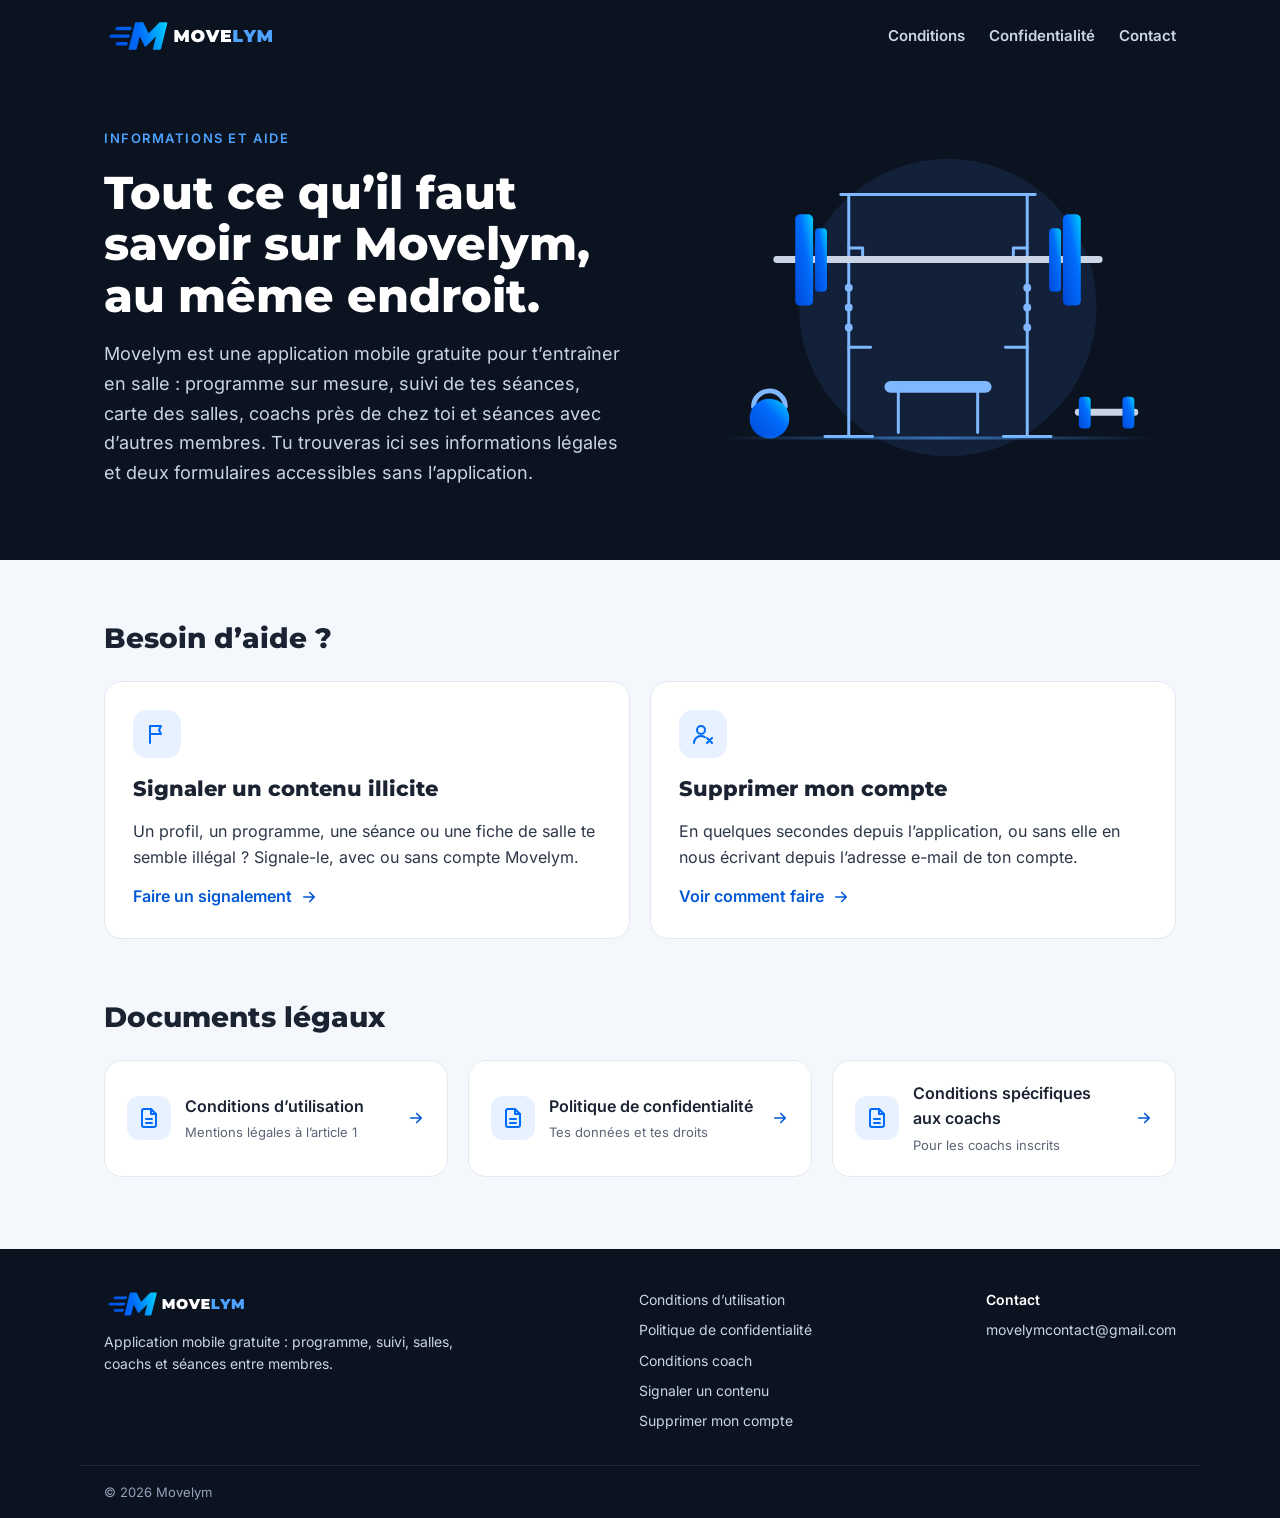
<file: index.html>
<!DOCTYPE html>
<html lang="fr">
<head>
<meta charset="utf-8">
<meta name="viewport" content="width=device-width, initial-scale=1">
<title>Movelym – informations et aide</title>
<meta name="description" content="Movelym, application mobile gratuite d’entraînement en salle : informations légales, signalement de contenu et suppression de compte.">
<meta name="theme-color" content="#0B1220">
<link rel="icon" href="favicon.svg" type="image/svg+xml">
<link rel="icon" href="favicon-32.png" sizes="32x32" type="image/png">
<link rel="apple-touch-icon" href="apple-touch-icon.png">
<link rel="preload" href="fonts/inter-400.woff2" as="font" type="font/woff2" crossorigin>
<link rel="preload" href="fonts/montserrat-800.woff2" as="font" type="font/woff2" crossorigin>
<link rel="stylesheet" href="style.css">
</head>
<body>
<a class="skip" href="#contenu">Aller au contenu</a>
<header class="top">
<div class="wrap top-in">
<a class="brand" href="index.html"><img src="img/logo.svg" alt="Movelym – accueil" width="200" height="40"></a>
<nav aria-label="Navigation principale">
<a href="conditions.html">Conditions</a>
<a href="confidentialite.html">Confidentialité</a>
<a href="#contact">Contact</a>
</nav>
</div>
</header>
<section class="hero">
<div class="wrap hero-in">
<div class="hero-text">
<span class="eyebrow">Informations et aide</span>
<h1>Tout ce qu’il faut savoir sur Movelym, au même endroit.</h1>
<p>Movelym est une application mobile gratuite pour t’entraîner en salle : programme sur mesure, suivi de tes séances, carte des salles, coachs près de chez toi et séances avec d’autres membres. Tu trouveras ici ses informations légales et deux formulaires accessibles sans l’application.</p>
</div>
<div class="hero-art"><svg class="illu" viewBox="0 0 480 340" aria-hidden="true">
<defs>
<linearGradient id="pl" x1="0" y1="1" x2="1" y2="0"><stop offset="0" stop-color="#0148D6"/><stop offset="0.6" stop-color="#006CFC"/><stop offset="1" stop-color="#00D1FE"/></linearGradient>
<linearGradient id="fl" x1="0" y1="0" x2="1" y2="0"><stop offset="0" stop-color="#4DA3FF" stop-opacity="0"/><stop offset="0.5" stop-color="#4DA3FF" stop-opacity="0.6"/><stop offset="1" stop-color="#4DA3FF" stop-opacity="0"/></linearGradient>
</defs>
<circle cx="250" cy="170" r="150" fill="#13203A"/>
<g fill="none" stroke="#7FB8FF" stroke-width="3" stroke-linecap="round" stroke-linejoin="round">
<path d="M150 300V56M330 300V56M142 56h196"/><path d="M126 300h48M306 300h48"/>
<path d="M150 110h14v10M330 110h-14v10"/><path d="M150 210h22M330 210h-22"/>
<circle cx="150" cy="150" r="2.5"/><circle cx="150" cy="170" r="2.5"/><circle cx="150" cy="190" r="2.5"/>
<circle cx="330" cy="150" r="2.5"/><circle cx="330" cy="170" r="2.5"/><circle cx="330" cy="190" r="2.5"/>
</g>
<rect x="74" y="118" width="332" height="7" rx="3.5" fill="#C9D4E5"/>
<rect x="96" y="76" width="18" height="92" rx="5" fill="url(#pl)"/><rect x="116" y="90" width="12" height="64" rx="4" fill="url(#pl)"/>
<rect x="366" y="76" width="18" height="92" rx="5" fill="url(#pl)"/><rect x="352" y="90" width="12" height="64" rx="4" fill="url(#pl)"/>
<rect x="186" y="244" width="108" height="12" rx="6" fill="#7FB8FF"/>
<path d="M200 256v40M280 256v40" stroke="#7FB8FF" stroke-width="3" stroke-linecap="round"/>
<rect x="378" y="272" width="64" height="7" rx="3.5" fill="#C9D4E5"/>
<rect x="382" y="260" width="12" height="32" rx="4" fill="url(#pl)"/><rect x="426" y="260" width="12" height="32" rx="4" fill="url(#pl)"/>
<path d="M54 270a16 16 0 0 1 32 0" fill="none" stroke="#7FB8FF" stroke-width="5" stroke-linecap="round"/>
<circle cx="70" cy="282" r="20" fill="url(#pl)"/>
<rect x="20" y="300" width="440" height="3" rx="1.5" fill="url(#fl)"/>
</svg></div>
</div>
</section>
<main id="contenu" class="home">
<section class="wrap block">
<h2>Besoin d’aide&nbsp;?</h2>
<div class="grid">
<a class="card action" href="signaler.html"><span class="ico"><svg width="24" height="24" viewBox="0 0 24 24" fill="none" stroke="currentColor" stroke-width="2" stroke-linecap="round" stroke-linejoin="round" aria-hidden="true"><path d="M5 21V4"/><path d="M5 4h11l-2 4 2 4H5"/></svg></span><span class="h">Signaler un contenu illicite</span><span>Un profil, un programme, une séance ou une fiche de salle te semble illégal&nbsp;? Signale-le, avec ou sans compte Movelym.</span><span class="cta">Faire un signalement <svg class="arrow" width="18" height="18" viewBox="0 0 24 24" fill="none" stroke="currentColor" stroke-width="2.2" stroke-linecap="round" stroke-linejoin="round" aria-hidden="true"><path d="M5 12h14M13 6l6 6-6 6"/></svg></span></a>
<a class="card action" href="supprimer-compte.html"><span class="ico"><svg width="24" height="24" viewBox="0 0 24 24" fill="none" stroke="currentColor" stroke-width="2" stroke-linecap="round" stroke-linejoin="round" aria-hidden="true"><circle cx="10" cy="8" r="4"/><path d="M3 21c0-3.9 3.1-7 7-7 1.4 0 2.7.4 3.8 1.1"/><path d="M16 16l5 5M21 16l-5 5"/></svg></span><span class="h">Supprimer mon compte</span><span>En quelques secondes depuis l’application, ou sans elle en nous écrivant depuis l’adresse e-mail de ton compte.</span><span class="cta">Voir comment faire <svg class="arrow" width="18" height="18" viewBox="0 0 24 24" fill="none" stroke="currentColor" stroke-width="2.2" stroke-linecap="round" stroke-linejoin="round" aria-hidden="true"><path d="M5 12h14M13 6l6 6-6 6"/></svg></span></a>
</div>
</section>
<section class="wrap block">
<h2>Documents légaux</h2>
<div class="grid">
<a class="card doc" href="conditions.html"><span class="ico"><svg width="24" height="24" viewBox="0 0 24 24" fill="none" stroke="currentColor" stroke-width="2" stroke-linecap="round" stroke-linejoin="round" aria-hidden="true"><path d="M14 3H7a2 2 0 0 0-2 2v14a2 2 0 0 0 2 2h10a2 2 0 0 0 2-2V8z"/><path d="M14 3v5h5"/><path d="M9 13h6M9 17h6"/></svg></span><span class="t"><strong>Conditions d’utilisation</strong><small>Mentions légales à l’article 1</small></span><svg class="arrow" width="18" height="18" viewBox="0 0 24 24" fill="none" stroke="currentColor" stroke-width="2.2" stroke-linecap="round" stroke-linejoin="round" aria-hidden="true"><path d="M5 12h14M13 6l6 6-6 6"/></svg></a>
<a class="card doc" href="confidentialite.html"><span class="ico"><svg width="24" height="24" viewBox="0 0 24 24" fill="none" stroke="currentColor" stroke-width="2" stroke-linecap="round" stroke-linejoin="round" aria-hidden="true"><path d="M14 3H7a2 2 0 0 0-2 2v14a2 2 0 0 0 2 2h10a2 2 0 0 0 2-2V8z"/><path d="M14 3v5h5"/><path d="M9 13h6M9 17h6"/></svg></span><span class="t"><strong>Politique de confidentialité</strong><small>Tes données et tes droits</small></span><svg class="arrow" width="18" height="18" viewBox="0 0 24 24" fill="none" stroke="currentColor" stroke-width="2.2" stroke-linecap="round" stroke-linejoin="round" aria-hidden="true"><path d="M5 12h14M13 6l6 6-6 6"/></svg></a>
<a class="card doc" href="conditions-coach.html"><span class="ico"><svg width="24" height="24" viewBox="0 0 24 24" fill="none" stroke="currentColor" stroke-width="2" stroke-linecap="round" stroke-linejoin="round" aria-hidden="true"><path d="M14 3H7a2 2 0 0 0-2 2v14a2 2 0 0 0 2 2h10a2 2 0 0 0 2-2V8z"/><path d="M14 3v5h5"/><path d="M9 13h6M9 17h6"/></svg></span><span class="t"><strong>Conditions spécifiques aux coachs</strong><small>Pour les coachs inscrits</small></span><svg class="arrow" width="18" height="18" viewBox="0 0 24 24" fill="none" stroke="currentColor" stroke-width="2.2" stroke-linecap="round" stroke-linejoin="round" aria-hidden="true"><path d="M5 12h14M13 6l6 6-6 6"/></svg></a>
</div>
</section>
</main>
<footer id="contact" class="foot">
<div class="wrap foot-in">
<div class="foot-about">
<img src="img/logo.svg" alt="Movelym" width="160" height="32">
<p>Application mobile gratuite : programme, suivi, salles, coachs et séances entre membres.</p>
</div>
<nav aria-label="Liens du site">
<a href="conditions.html">Conditions d’utilisation</a>
<a href="confidentialite.html">Politique de confidentialité</a>
<a href="conditions-coach.html">Conditions coach</a>
<a href="signaler.html">Signaler un contenu</a>
<a href="supprimer-compte.html">Supprimer mon compte</a>
</nav>
<div class="foot-contact">
<strong>Contact</strong>
<a href="mailto:movelymcontact@gmail.com">movelymcontact@gmail.com</a>
</div>
</div>
<p class="wrap copy">© 2026 Movelym</p>
</footer>
</body>
</html>
</file>
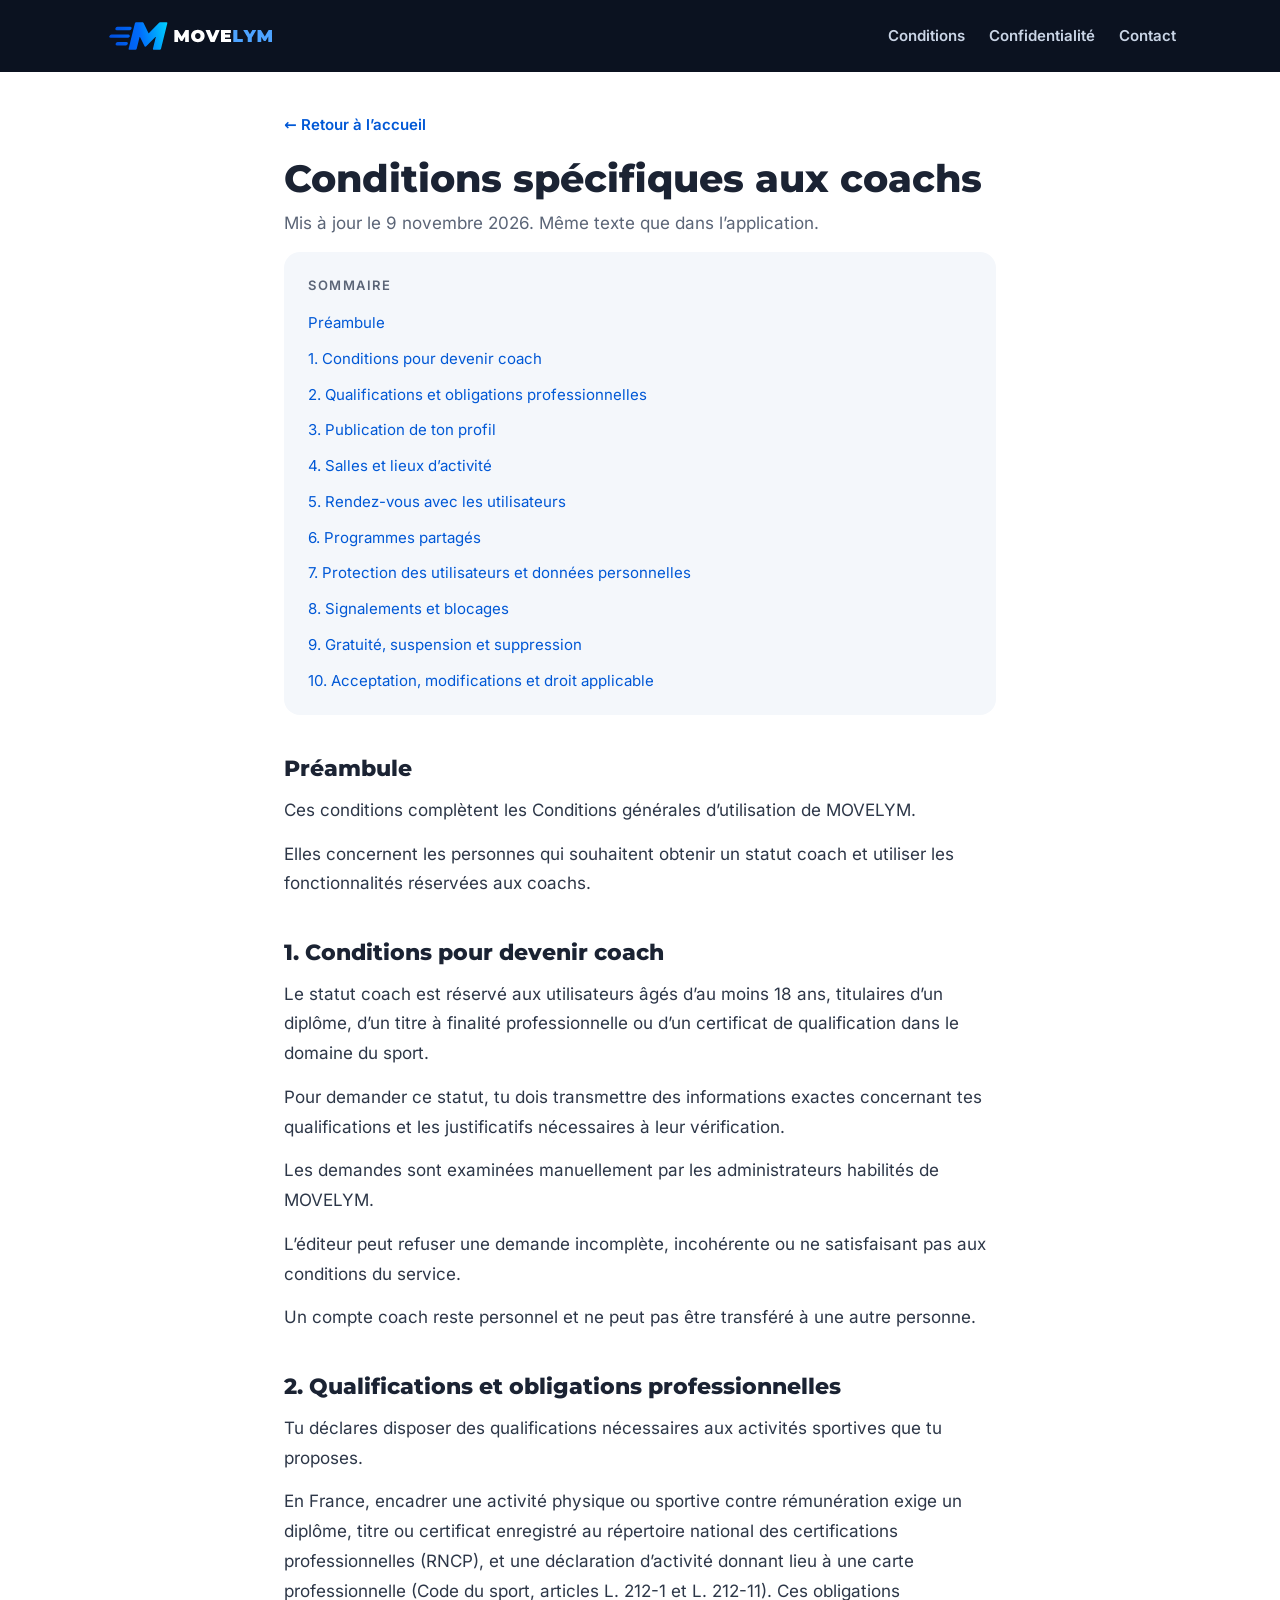
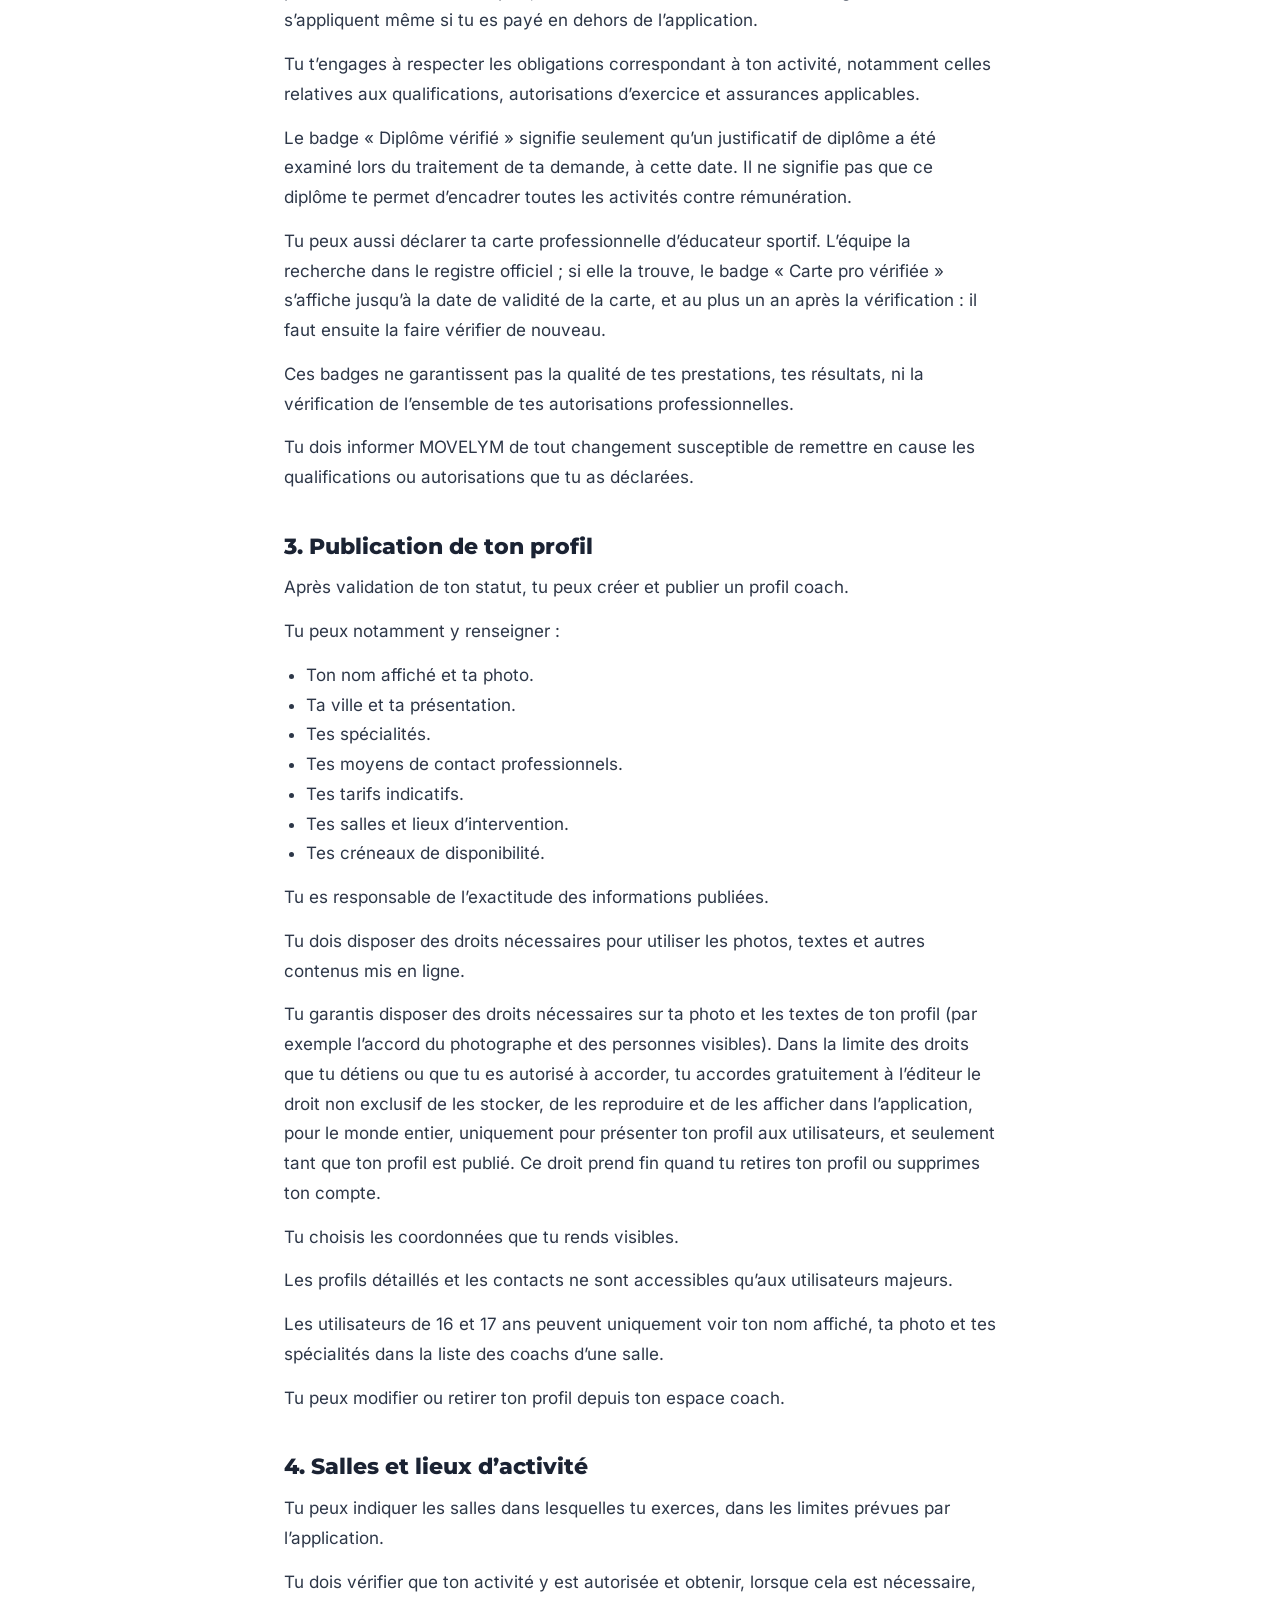
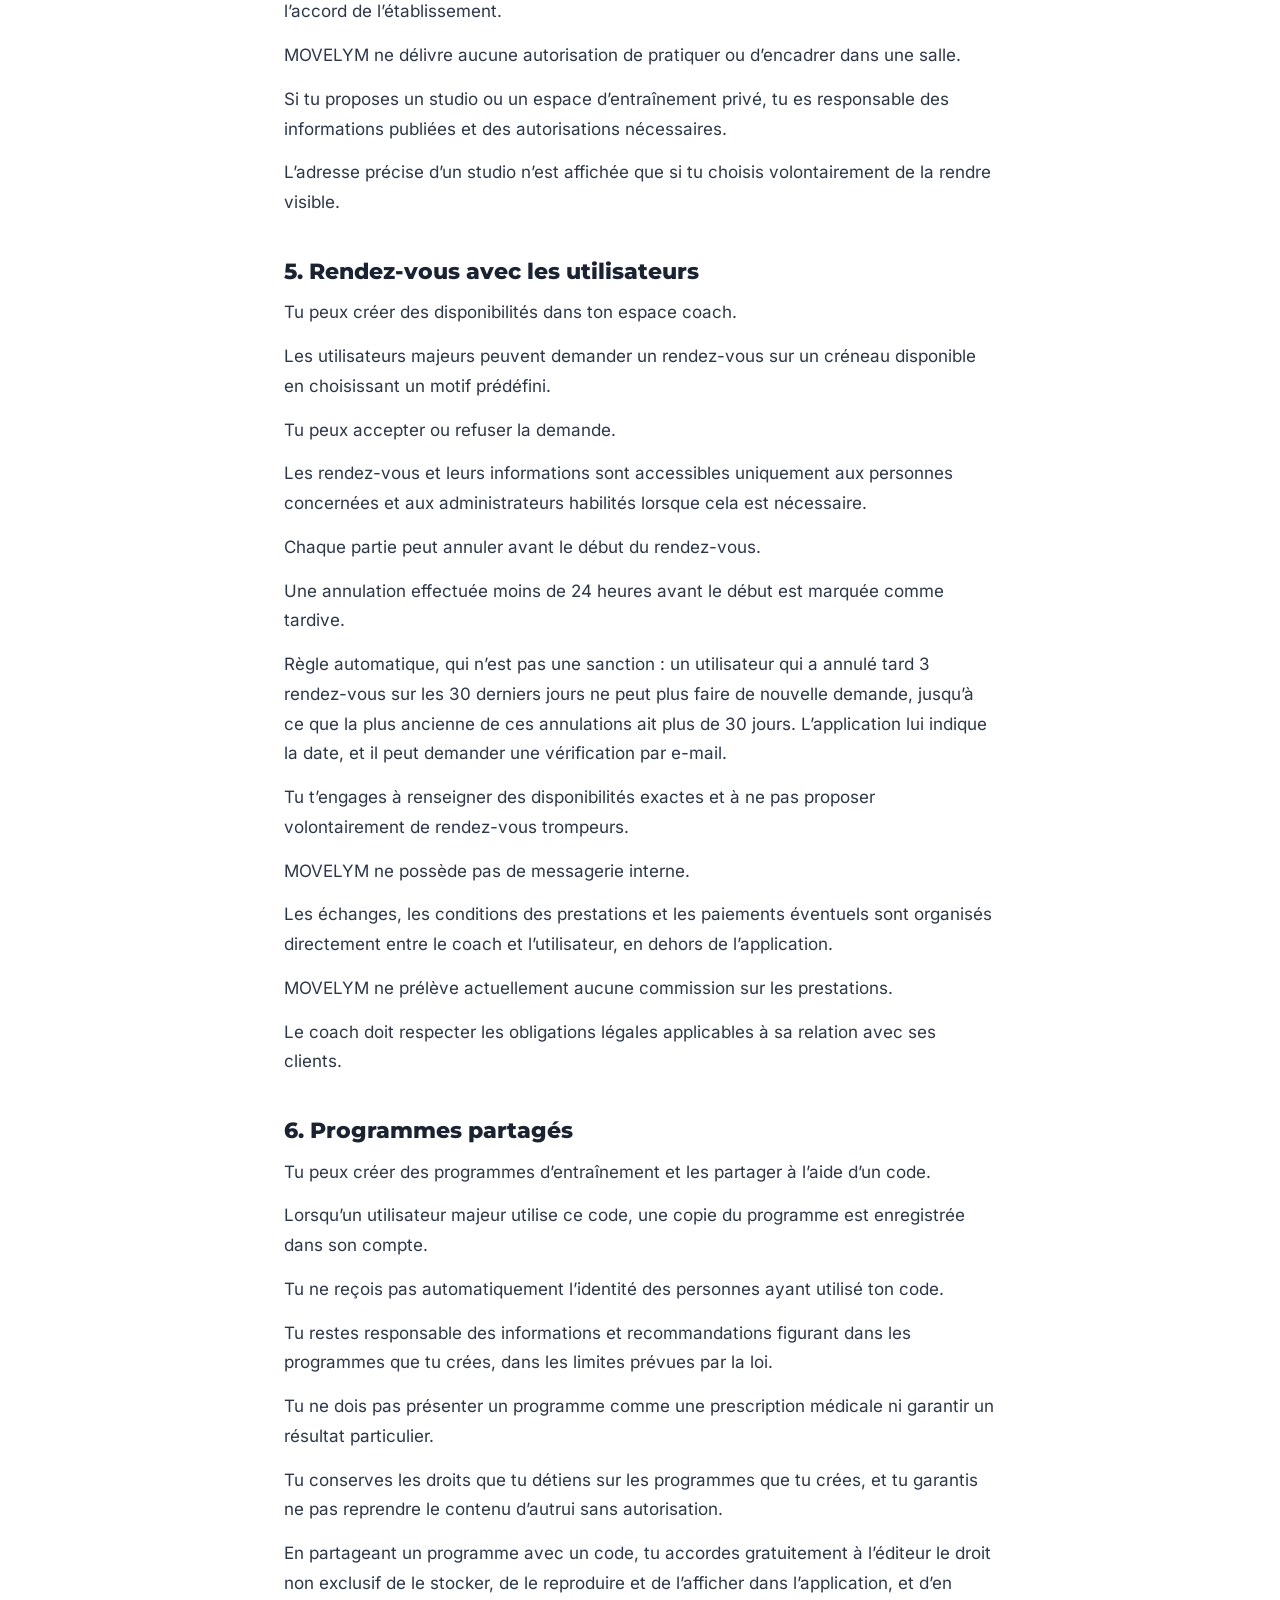
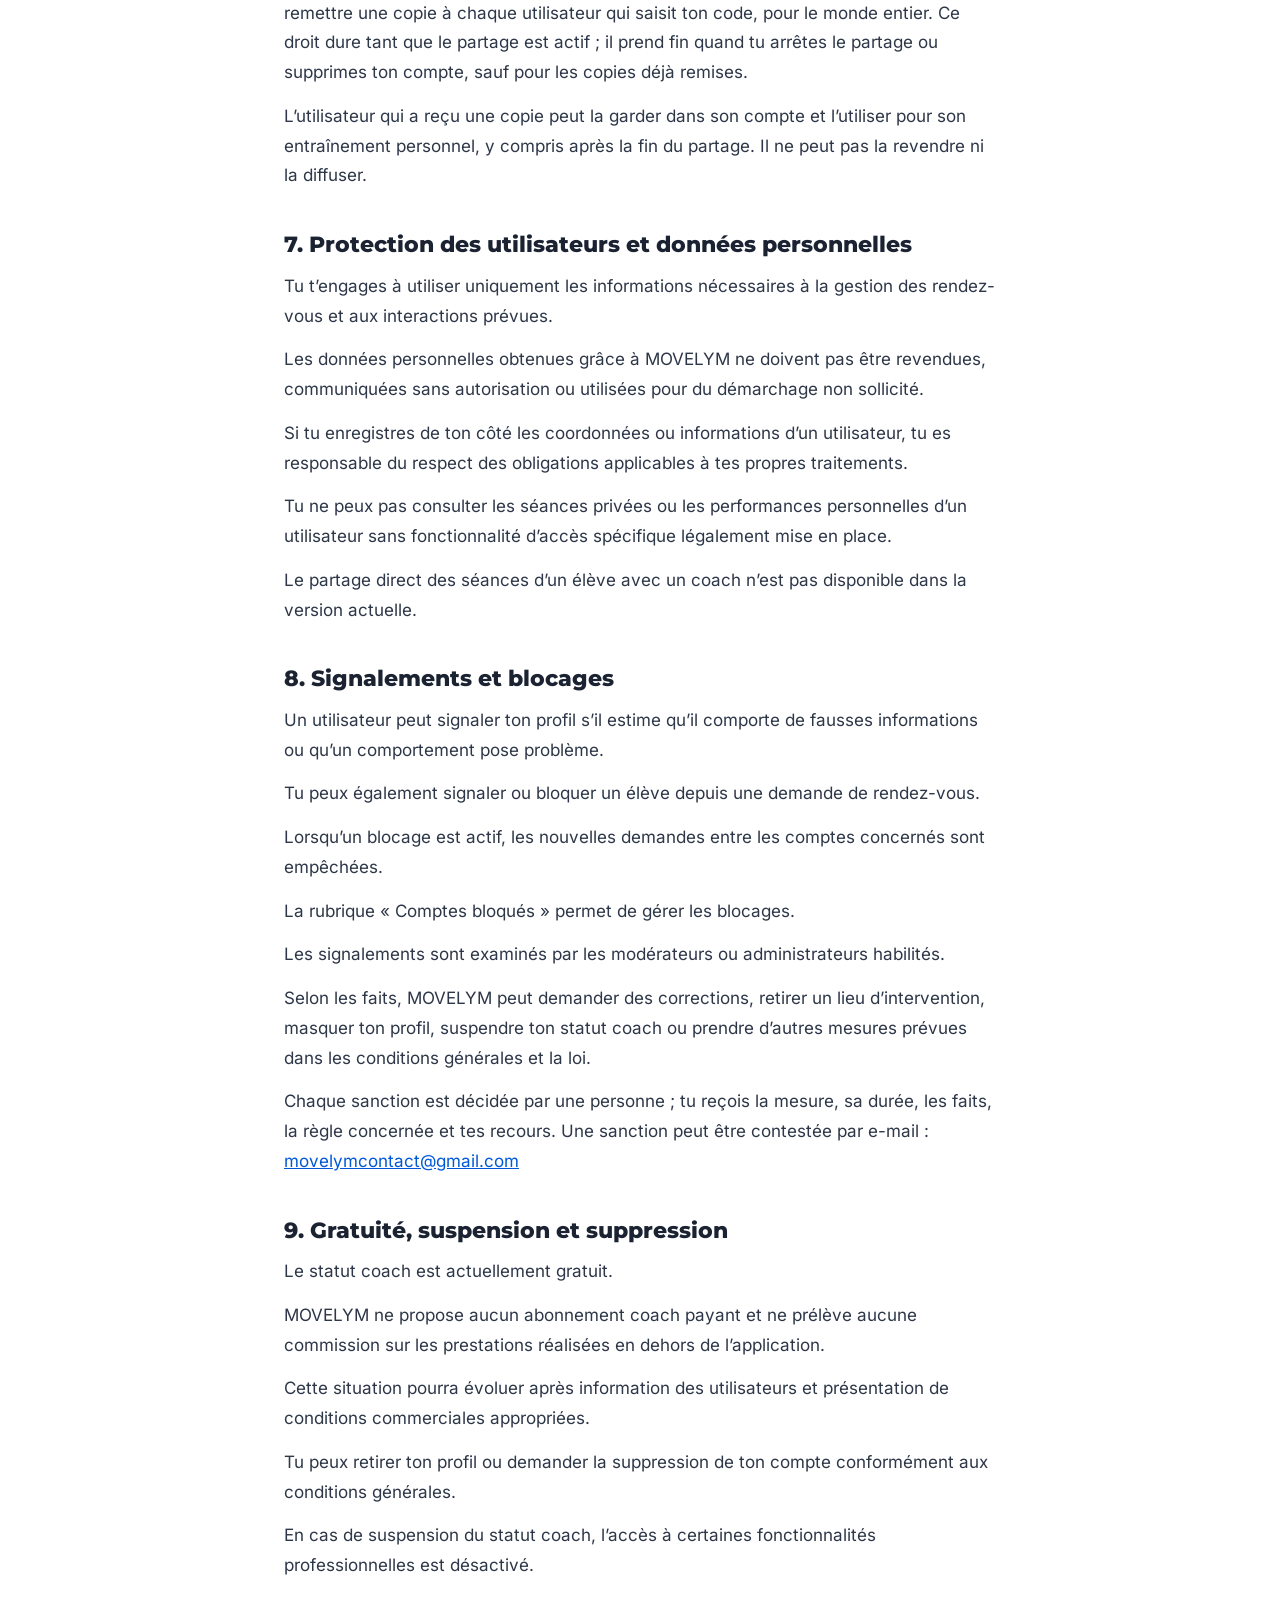
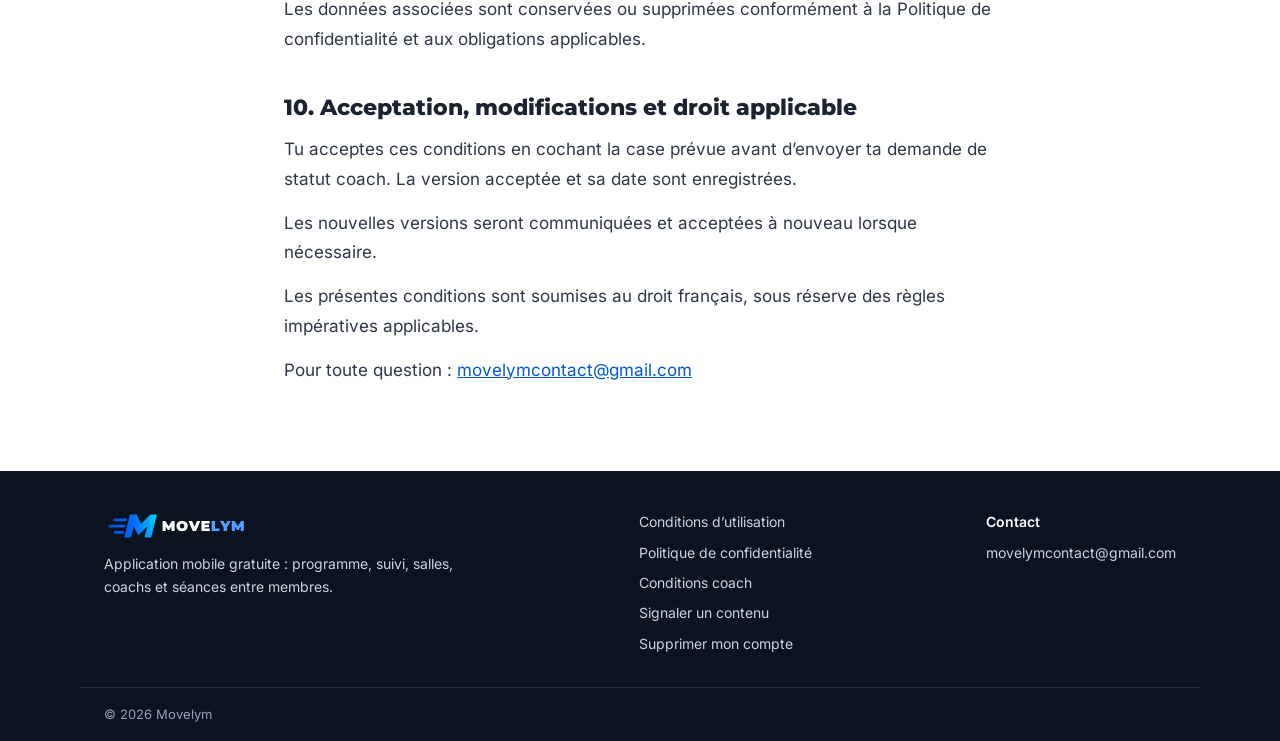
<file: conditions-coach.html>
<!DOCTYPE html>
<html lang="fr">
<head>
<meta charset="utf-8">
<meta name="viewport" content="width=device-width, initial-scale=1">
<title>Conditions spécifiques aux coachs – Movelym</title>
<meta name="description" content="Conditions spécifiques aux coachs – Movelym, application mobile gratuite d’entraînement en salle.">
<meta name="theme-color" content="#0B1220">
<link rel="icon" href="favicon.svg" type="image/svg+xml">
<link rel="icon" href="favicon-32.png" sizes="32x32" type="image/png">
<link rel="apple-touch-icon" href="apple-touch-icon.png">
<link rel="preload" href="fonts/inter-400.woff2" as="font" type="font/woff2" crossorigin>
<link rel="preload" href="fonts/montserrat-800.woff2" as="font" type="font/woff2" crossorigin>
<link rel="stylesheet" href="style.css">
</head>
<body>
<a class="skip" href="#contenu">Aller au contenu</a>
<header class="top">
<div class="wrap top-in">
<a class="brand" href="index.html"><img src="img/logo.svg" alt="Movelym – accueil" width="200" height="40"></a>
<nav aria-label="Navigation principale">
<a href="conditions.html">Conditions</a>
<a href="confidentialite.html">Confidentialité</a>
<a href="#contact">Contact</a>
</nav>
</div>
</header>
<main id="contenu" class="read">
<a class="back" href="index.html">← Retour à l’accueil</a>
<h1>Conditions spécifiques aux coachs</h1>
<p class="date">Mis à jour le 9 novembre 2026. Même texte que dans l’application.</p>
<nav class="toc" aria-label="Sommaire"><span class="eyebrow">Sommaire</span><ol><li><a href="#preambule">Préambule</a></li><li><a href="#1-conditions-pour-devenir-coach">1. Conditions pour devenir coach</a></li><li><a href="#2-qualifications-et-obligations-professionnelles">2. Qualifications et obligations professionnelles</a></li><li><a href="#3-publication-de-ton-profil">3. Publication de ton profil</a></li><li><a href="#4-salles-et-lieux-d-activite">4. Salles et lieux d’activité</a></li><li><a href="#5-rendez-vous-avec-les-utilisateurs">5. Rendez-vous avec les utilisateurs</a></li><li><a href="#6-programmes-partages">6. Programmes partagés</a></li><li><a href="#7-protection-des-utilisateurs-et-donnees-personnelles">7. Protection des utilisateurs et données personnelles</a></li><li><a href="#8-signalements-et-blocages">8. Signalements et blocages</a></li><li><a href="#9-gratuite-suspension-et-suppression">9. Gratuité, suspension et suppression</a></li><li><a href="#10-acceptation-modifications-et-droit-applicable">10. Acceptation, modifications et droit applicable</a></li></ol></nav>
<section id="preambule">
<h2>Préambule</h2>
<p>Ces conditions complètent les Conditions générales d’utilisation de MOVELYM.</p>
<p>Elles concernent les personnes qui souhaitent obtenir un statut coach et utiliser les fonctionnalités réservées aux coachs.</p>
</section>
<section id="1-conditions-pour-devenir-coach">
<h2>1. Conditions pour devenir coach</h2>
<p>Le statut coach est réservé aux utilisateurs âgés d’au moins 18 ans, titulaires d’un diplôme, d’un titre à finalité professionnelle ou d’un certificat de qualification dans le domaine du sport.</p>
<p>Pour demander ce statut, tu dois transmettre des informations exactes concernant tes qualifications et les justificatifs nécessaires à leur vérification.</p>
<p>Les demandes sont examinées manuellement par les administrateurs habilités de MOVELYM.</p>
<p>L’éditeur peut refuser une demande incomplète, incohérente ou ne satisfaisant pas aux conditions du service.</p>
<p>Un compte coach reste personnel et ne peut pas être transféré à une autre personne.</p>
</section>
<section id="2-qualifications-et-obligations-professionnelles">
<h2>2. Qualifications et obligations professionnelles</h2>
<p>Tu déclares disposer des qualifications nécessaires aux activités sportives que tu proposes.</p>
<p>En France, encadrer une activité physique ou sportive contre rémunération exige un diplôme, titre ou certificat enregistré au répertoire national des certifications professionnelles (RNCP), et une déclaration d’activité donnant lieu à une carte professionnelle (Code du sport, articles L. 212-1 et L. 212-11). Ces obligations s’appliquent même si tu es payé en dehors de l’application.</p>
<p>Tu t’engages à respecter les obligations correspondant à ton activité, notamment celles relatives aux qualifications, autorisations d’exercice et assurances applicables.</p>
<p>Le badge « Diplôme vérifié » signifie seulement qu’un justificatif de diplôme a été examiné lors du traitement de ta demande, à cette date. Il ne signifie pas que ce diplôme te permet d’encadrer toutes les activités contre rémunération.</p>
<p>Tu peux aussi déclarer ta carte professionnelle d’éducateur sportif. L’équipe la recherche dans le registre officiel ; si elle la trouve, le badge « Carte pro vérifiée » s’affiche jusqu’à la date de validité de la carte, et au plus un an après la vérification : il faut ensuite la faire vérifier de nouveau.</p>
<p>Ces badges ne garantissent pas la qualité de tes prestations, tes résultats, ni la vérification de l’ensemble de tes autorisations professionnelles.</p>
<p>Tu dois informer MOVELYM de tout changement susceptible de remettre en cause les qualifications ou autorisations que tu as déclarées.</p>
</section>
<section id="3-publication-de-ton-profil">
<h2>3. Publication de ton profil</h2>
<p>Après validation de ton statut, tu peux créer et publier un profil coach.</p>
<p>Tu peux notamment y renseigner :</p>
<ul><li>Ton nom affiché et ta photo.</li><li>Ta ville et ta présentation.</li><li>Tes spécialités.</li><li>Tes moyens de contact professionnels.</li><li>Tes tarifs indicatifs.</li><li>Tes salles et lieux d’intervention.</li><li>Tes créneaux de disponibilité.</li></ul>
<p>Tu es responsable de l’exactitude des informations publiées.</p>
<p>Tu dois disposer des droits nécessaires pour utiliser les photos, textes et autres contenus mis en ligne.</p>
<p>Tu garantis disposer des droits nécessaires sur ta photo et les textes de ton profil (par exemple l’accord du photographe et des personnes visibles). Dans la limite des droits que tu détiens ou que tu es autorisé à accorder, tu accordes gratuitement à l’éditeur le droit non exclusif de les stocker, de les reproduire et de les afficher dans l’application, pour le monde entier, uniquement pour présenter ton profil aux utilisateurs, et seulement tant que ton profil est publié. Ce droit prend fin quand tu retires ton profil ou supprimes ton compte.</p>
<p>Tu choisis les coordonnées que tu rends visibles.</p>
<p>Les profils détaillés et les contacts ne sont accessibles qu’aux utilisateurs majeurs.</p>
<p>Les utilisateurs de 16 et 17 ans peuvent uniquement voir ton nom affiché, ta photo et tes spécialités dans la liste des coachs d’une salle.</p>
<p>Tu peux modifier ou retirer ton profil depuis ton espace coach.</p>
</section>
<section id="4-salles-et-lieux-d-activite">
<h2>4. Salles et lieux d’activité</h2>
<p>Tu peux indiquer les salles dans lesquelles tu exerces, dans les limites prévues par l’application.</p>
<p>Tu dois vérifier que ton activité y est autorisée et obtenir, lorsque cela est nécessaire, l’accord de l’établissement.</p>
<p>MOVELYM ne délivre aucune autorisation de pratiquer ou d’encadrer dans une salle.</p>
<p>Si tu proposes un studio ou un espace d’entraînement privé, tu es responsable des informations publiées et des autorisations nécessaires.</p>
<p>L’adresse précise d’un studio n’est affichée que si tu choisis volontairement de la rendre visible.</p>
</section>
<section id="5-rendez-vous-avec-les-utilisateurs">
<h2>5. Rendez-vous avec les utilisateurs</h2>
<p>Tu peux créer des disponibilités dans ton espace coach.</p>
<p>Les utilisateurs majeurs peuvent demander un rendez-vous sur un créneau disponible en choisissant un motif prédéfini.</p>
<p>Tu peux accepter ou refuser la demande.</p>
<p>Les rendez-vous et leurs informations sont accessibles uniquement aux personnes concernées et aux administrateurs habilités lorsque cela est nécessaire.</p>
<p>Chaque partie peut annuler avant le début du rendez-vous.</p>
<p>Une annulation effectuée moins de 24 heures avant le début est marquée comme tardive.</p>
<p>Règle automatique, qui n’est pas une sanction : un utilisateur qui a annulé tard 3 rendez-vous sur les 30 derniers jours ne peut plus faire de nouvelle demande, jusqu’à ce que la plus ancienne de ces annulations ait plus de 30 jours. L’application lui indique la date, et il peut demander une vérification par e-mail.</p>
<p>Tu t’engages à renseigner des disponibilités exactes et à ne pas proposer volontairement de rendez-vous trompeurs.</p>
<p>MOVELYM ne possède pas de messagerie interne.</p>
<p>Les échanges, les conditions des prestations et les paiements éventuels sont organisés directement entre le coach et l’utilisateur, en dehors de l’application.</p>
<p>MOVELYM ne prélève actuellement aucune commission sur les prestations.</p>
<p>Le coach doit respecter les obligations légales applicables à sa relation avec ses clients.</p>
</section>
<section id="6-programmes-partages">
<h2>6. Programmes partagés</h2>
<p>Tu peux créer des programmes d’entraînement et les partager à l’aide d’un code.</p>
<p>Lorsqu’un utilisateur majeur utilise ce code, une copie du programme est enregistrée dans son compte.</p>
<p>Tu ne reçois pas automatiquement l’identité des personnes ayant utilisé ton code.</p>
<p>Tu restes responsable des informations et recommandations figurant dans les programmes que tu crées, dans les limites prévues par la loi.</p>
<p>Tu ne dois pas présenter un programme comme une prescription médicale ni garantir un résultat particulier.</p>
<p>Tu conserves les droits que tu détiens sur les programmes que tu crées, et tu garantis ne pas reprendre le contenu d’autrui sans autorisation.</p>
<p>En partageant un programme avec un code, tu accordes gratuitement à l’éditeur le droit non exclusif de le stocker, de le reproduire et de l’afficher dans l’application, et d’en remettre une copie à chaque utilisateur qui saisit ton code, pour le monde entier. Ce droit dure tant que le partage est actif ; il prend fin quand tu arrêtes le partage ou supprimes ton compte, sauf pour les copies déjà remises.</p>
<p>L’utilisateur qui a reçu une copie peut la garder dans son compte et l’utiliser pour son entraînement personnel, y compris après la fin du partage. Il ne peut pas la revendre ni la diffuser.</p>
</section>
<section id="7-protection-des-utilisateurs-et-donnees-personnelles">
<h2>7. Protection des utilisateurs et données personnelles</h2>
<p>Tu t’engages à utiliser uniquement les informations nécessaires à la gestion des rendez-vous et aux interactions prévues.</p>
<p>Les données personnelles obtenues grâce à MOVELYM ne doivent pas être revendues, communiquées sans autorisation ou utilisées pour du démarchage non sollicité.</p>
<p>Si tu enregistres de ton côté les coordonnées ou informations d’un utilisateur, tu es responsable du respect des obligations applicables à tes propres traitements.</p>
<p>Tu ne peux pas consulter les séances privées ou les performances personnelles d’un utilisateur sans fonctionnalité d’accès spécifique légalement mise en place.</p>
<p>Le partage direct des séances d’un élève avec un coach n’est pas disponible dans la version actuelle.</p>
</section>
<section id="8-signalements-et-blocages">
<h2>8. Signalements et blocages</h2>
<p>Un utilisateur peut signaler ton profil s’il estime qu’il comporte de fausses informations ou qu’un comportement pose problème.</p>
<p>Tu peux également signaler ou bloquer un élève depuis une demande de rendez-vous.</p>
<p>Lorsqu’un blocage est actif, les nouvelles demandes entre les comptes concernés sont empêchées.</p>
<p>La rubrique « Comptes bloqués » permet de gérer les blocages.</p>
<p>Les signalements sont examinés par les modérateurs ou administrateurs habilités.</p>
<p>Selon les faits, MOVELYM peut demander des corrections, retirer un lieu d’intervention, masquer ton profil, suspendre ton statut coach ou prendre d’autres mesures prévues dans les conditions générales et la loi.</p>
<p>Chaque sanction est décidée par une personne ; tu reçois la mesure, sa durée, les faits, la règle concernée et tes recours. Une sanction peut être contestée par e-mail : <a href="mailto:movelymcontact@gmail.com">movelymcontact@gmail.com</a></p>
</section>
<section id="9-gratuite-suspension-et-suppression">
<h2>9. Gratuité, suspension et suppression</h2>
<p>Le statut coach est actuellement gratuit.</p>
<p>MOVELYM ne propose aucun abonnement coach payant et ne prélève aucune commission sur les prestations réalisées en dehors de l’application.</p>
<p>Cette situation pourra évoluer après information des utilisateurs et présentation de conditions commerciales appropriées.</p>
<p>Tu peux retirer ton profil ou demander la suppression de ton compte conformément aux conditions générales.</p>
<p>En cas de suspension du statut coach, l’accès à certaines fonctionnalités professionnelles est désactivé.</p>
<p>Les données associées sont conservées ou supprimées conformément à la Politique de confidentialité et aux obligations applicables.</p>
</section>
<section id="10-acceptation-modifications-et-droit-applicable">
<h2>10. Acceptation, modifications et droit applicable</h2>
<p>Tu acceptes ces conditions en cochant la case prévue avant d’envoyer ta demande de statut coach. La version acceptée et sa date sont enregistrées.</p>
<p>Les nouvelles versions seront communiquées et acceptées à nouveau lorsque nécessaire.</p>
<p>Les présentes conditions sont soumises au droit français, sous réserve des règles impératives applicables.</p>
<p>Pour toute question : <a href="mailto:movelymcontact@gmail.com">movelymcontact@gmail.com</a></p>
</section>
</main>
<footer id="contact" class="foot">
<div class="wrap foot-in">
<div class="foot-about">
<img src="img/logo.svg" alt="Movelym" width="160" height="32">
<p>Application mobile gratuite : programme, suivi, salles, coachs et séances entre membres.</p>
</div>
<nav aria-label="Liens du site">
<a href="conditions.html">Conditions d’utilisation</a>
<a href="confidentialite.html">Politique de confidentialité</a>
<a href="conditions-coach.html">Conditions coach</a>
<a href="signaler.html">Signaler un contenu</a>
<a href="supprimer-compte.html">Supprimer mon compte</a>
</nav>
<div class="foot-contact">
<strong>Contact</strong>
<a href="mailto:movelymcontact@gmail.com">movelymcontact@gmail.com</a>
</div>
</div>
<p class="wrap copy">© 2026 Movelym</p>
</footer>
</body>
</html>
</file>
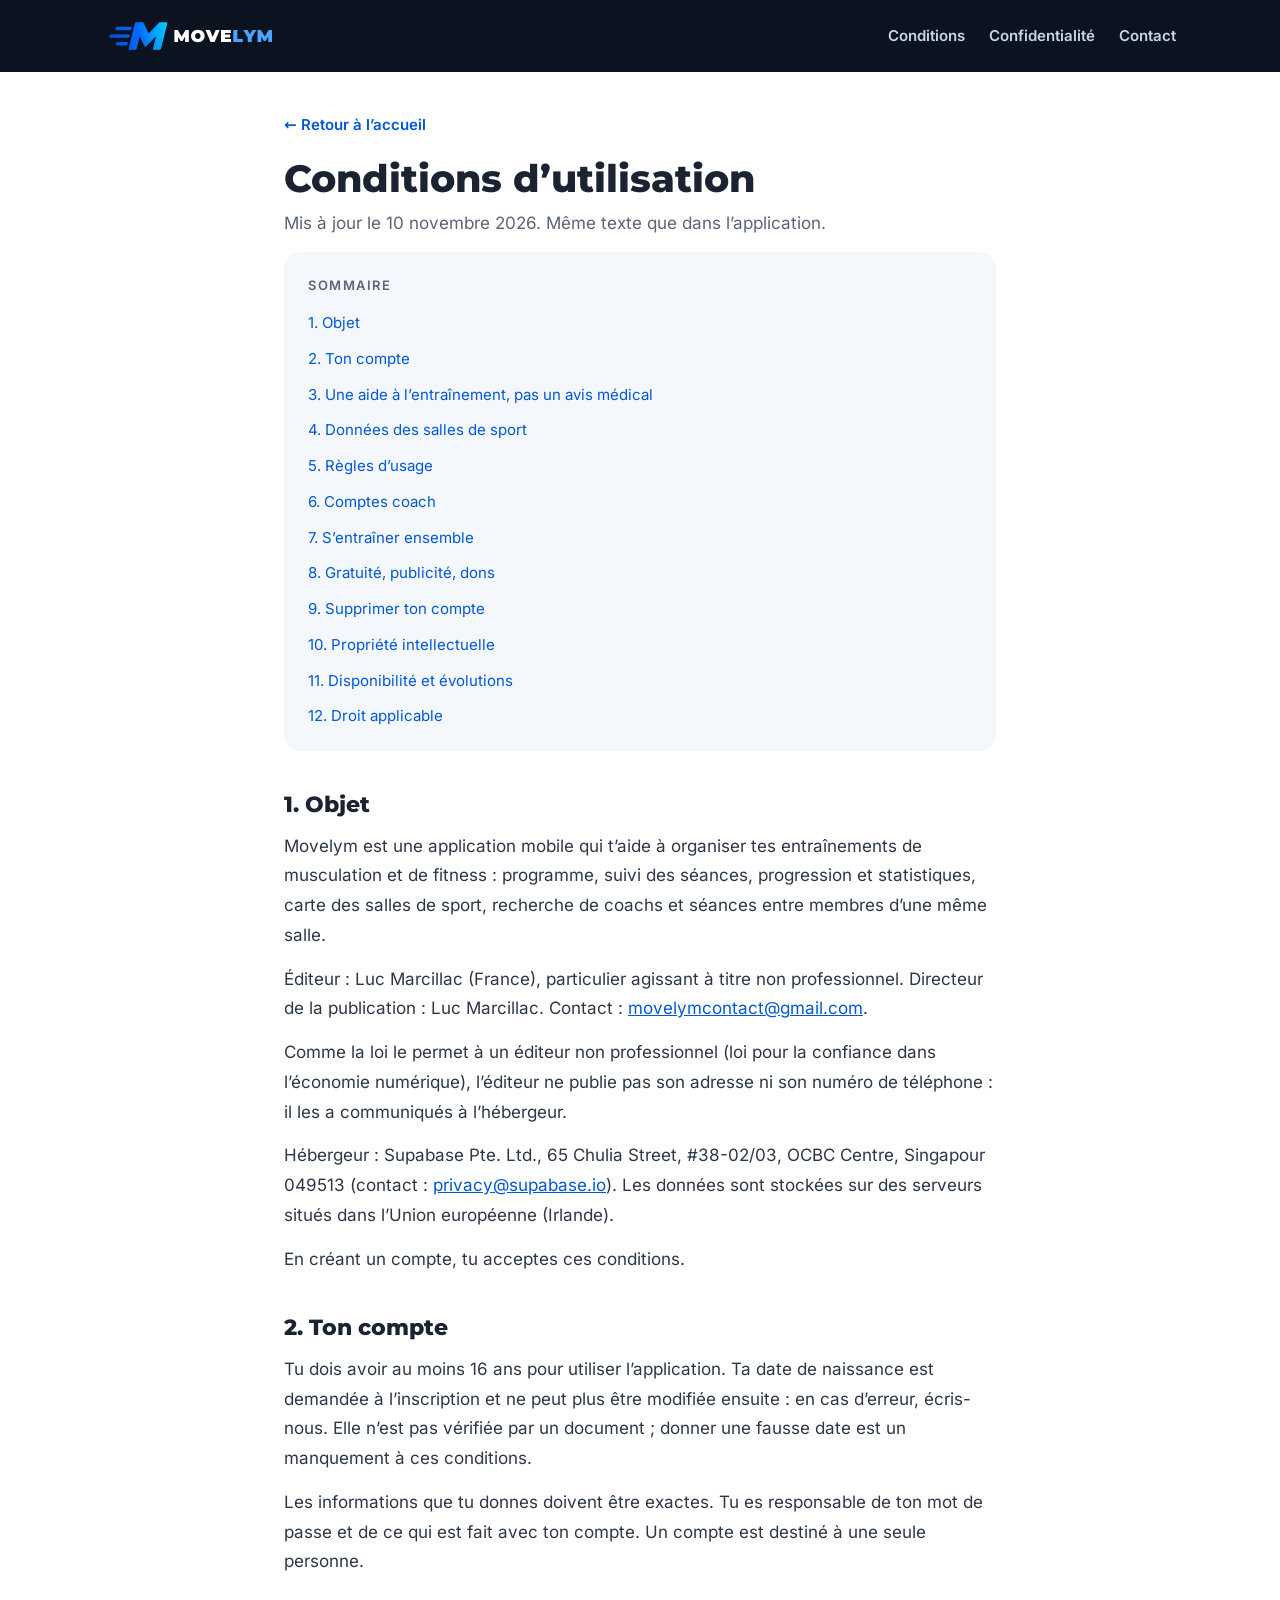
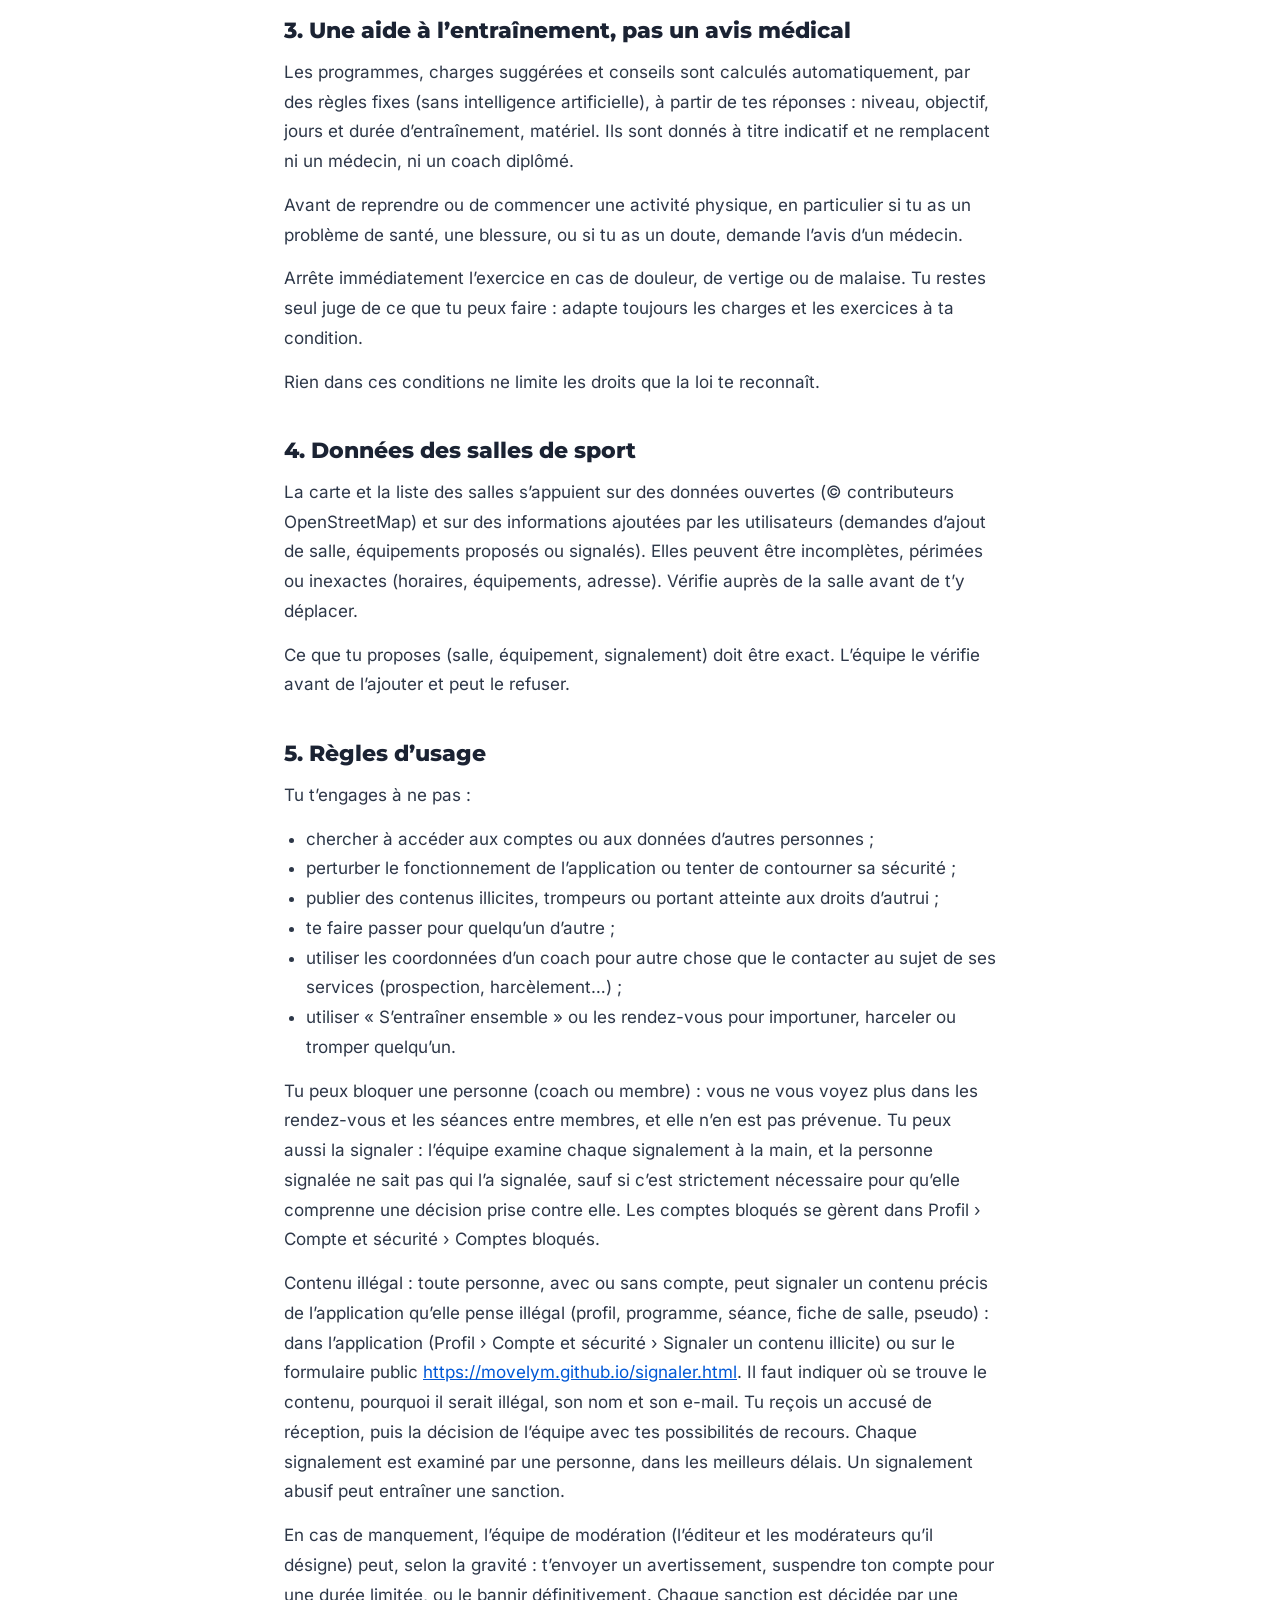
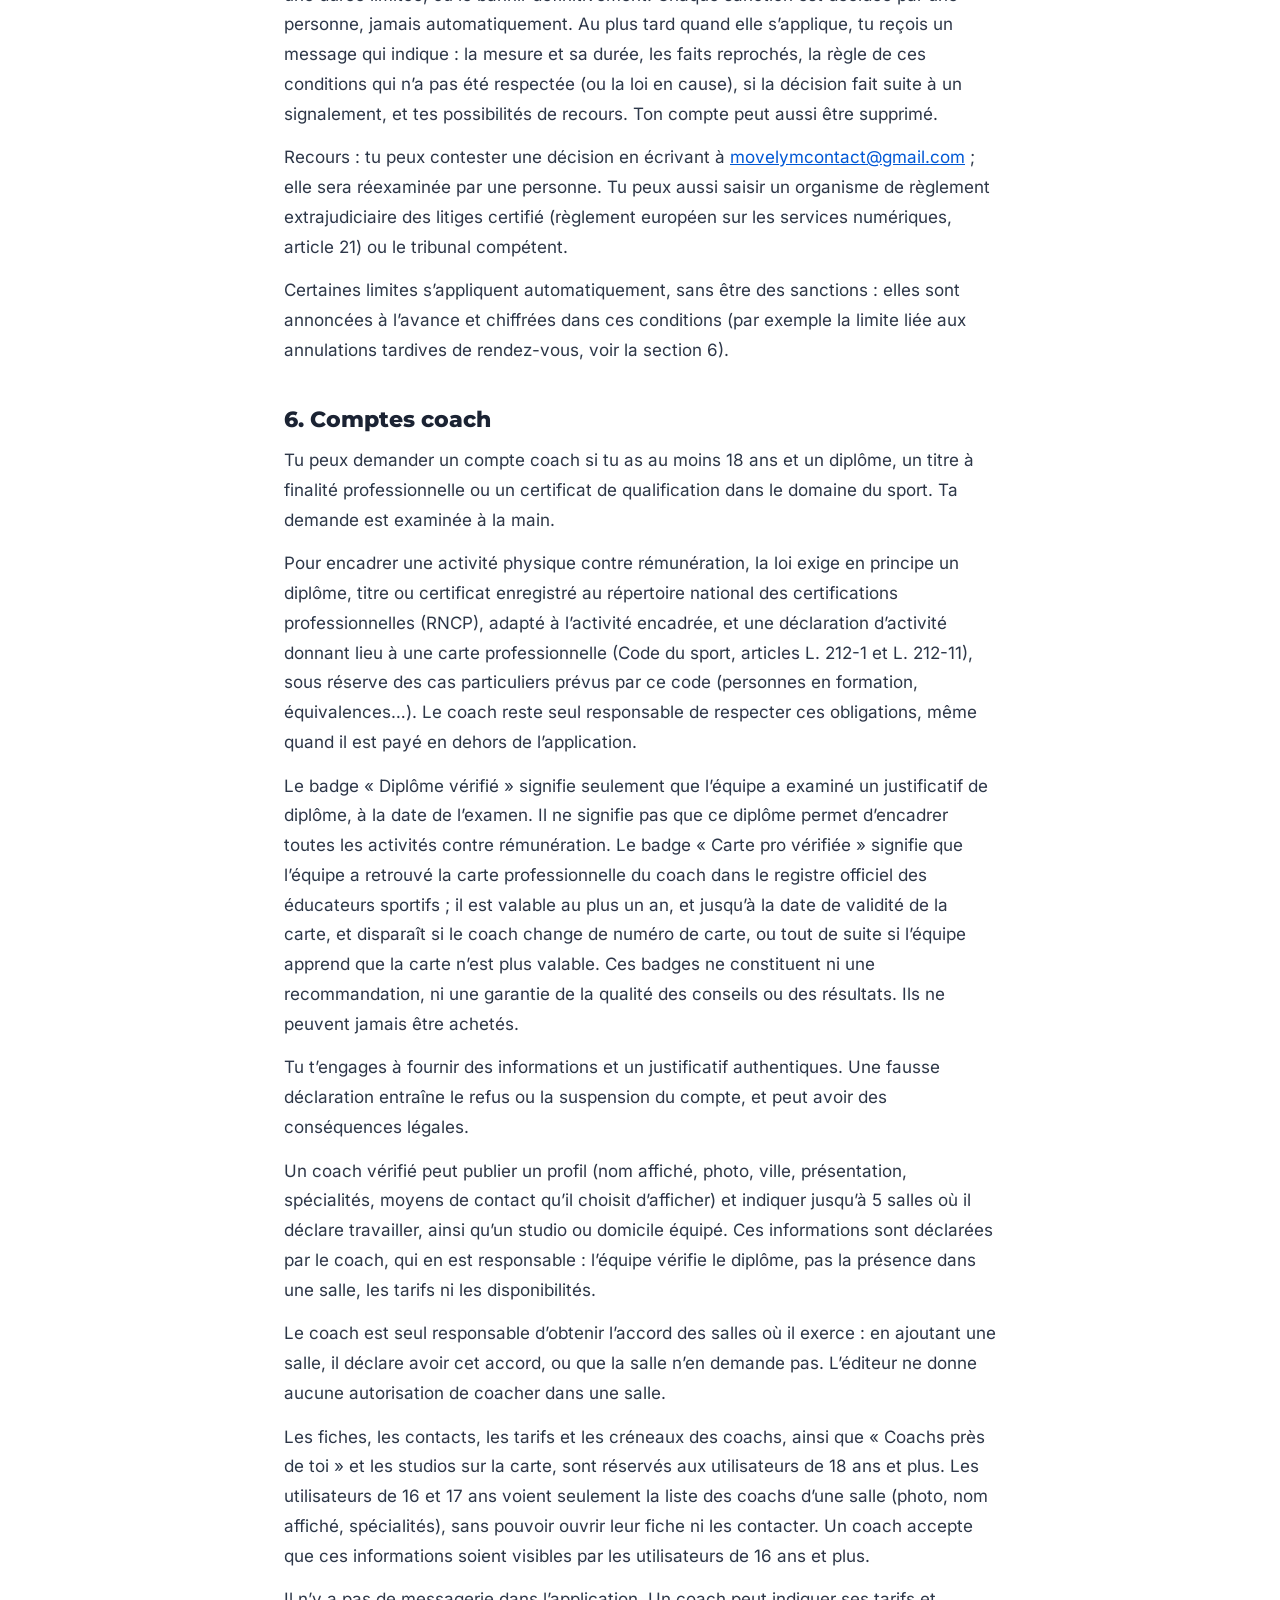
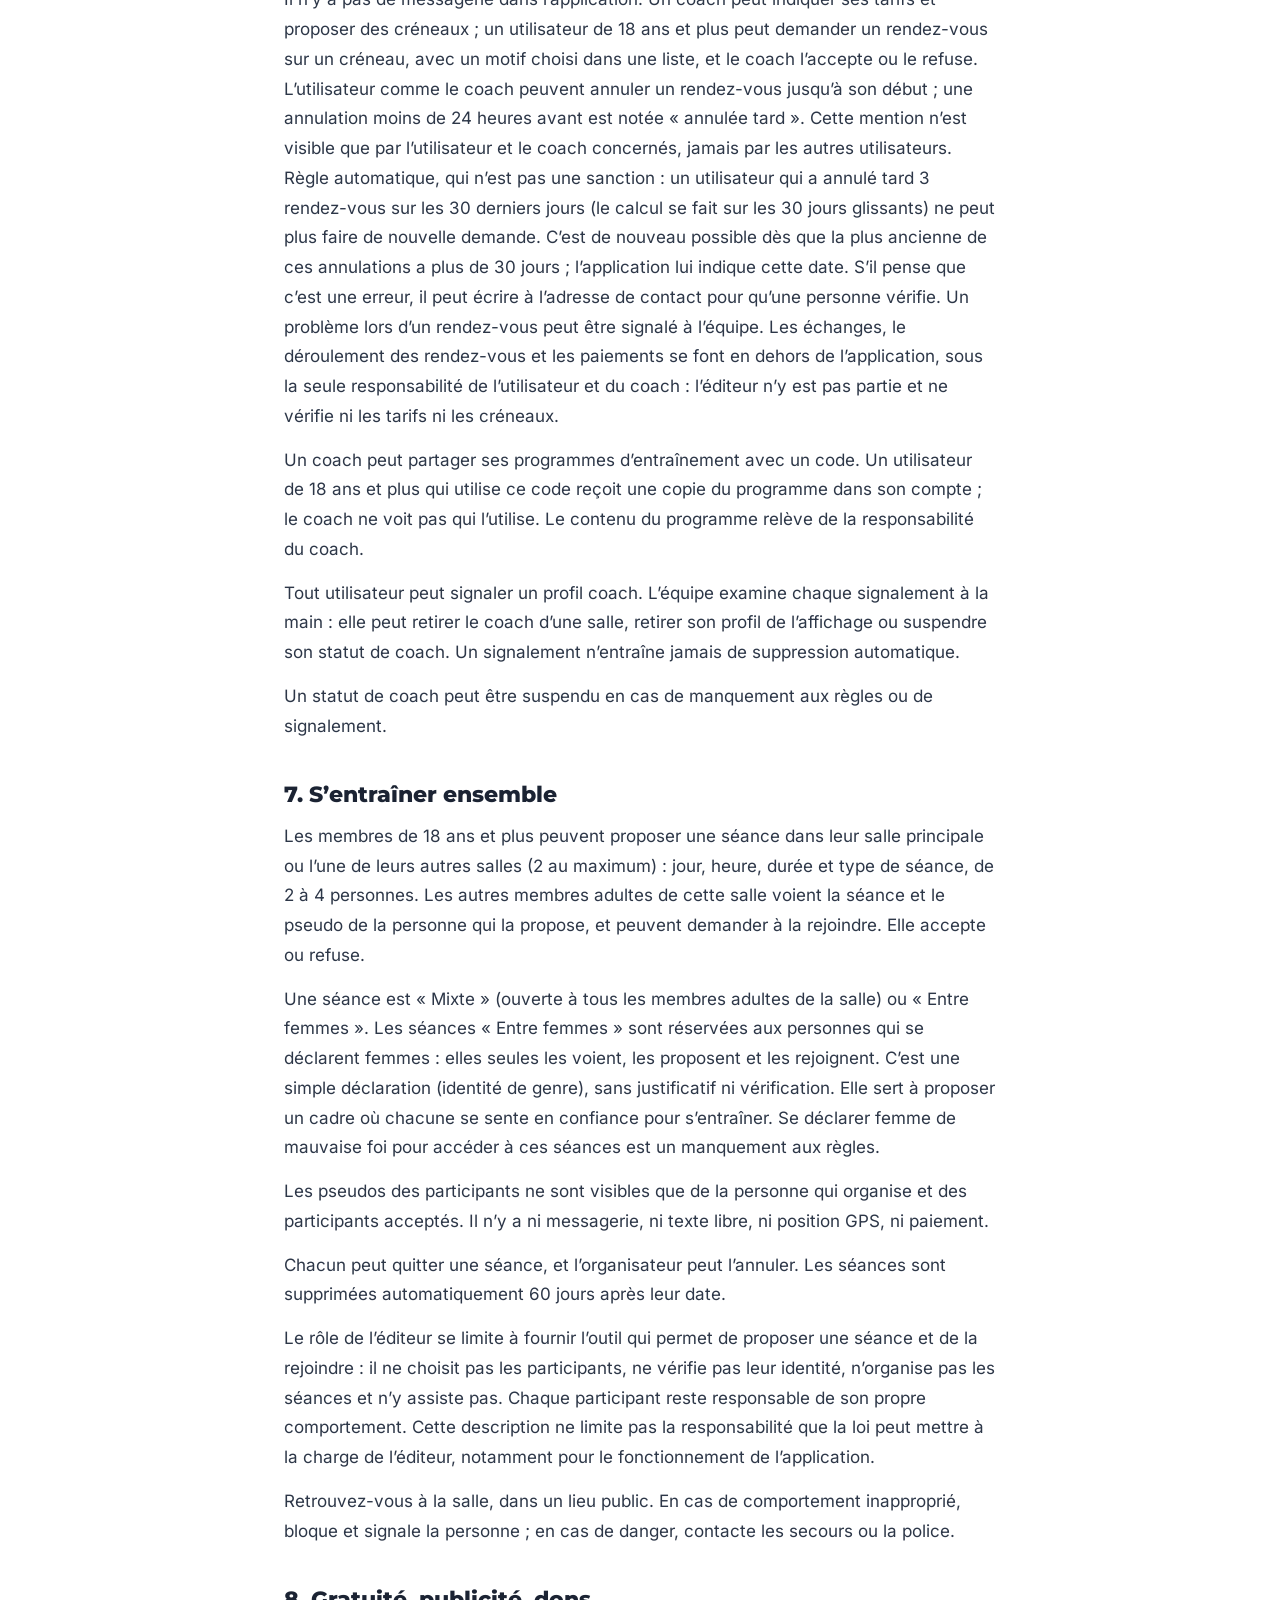
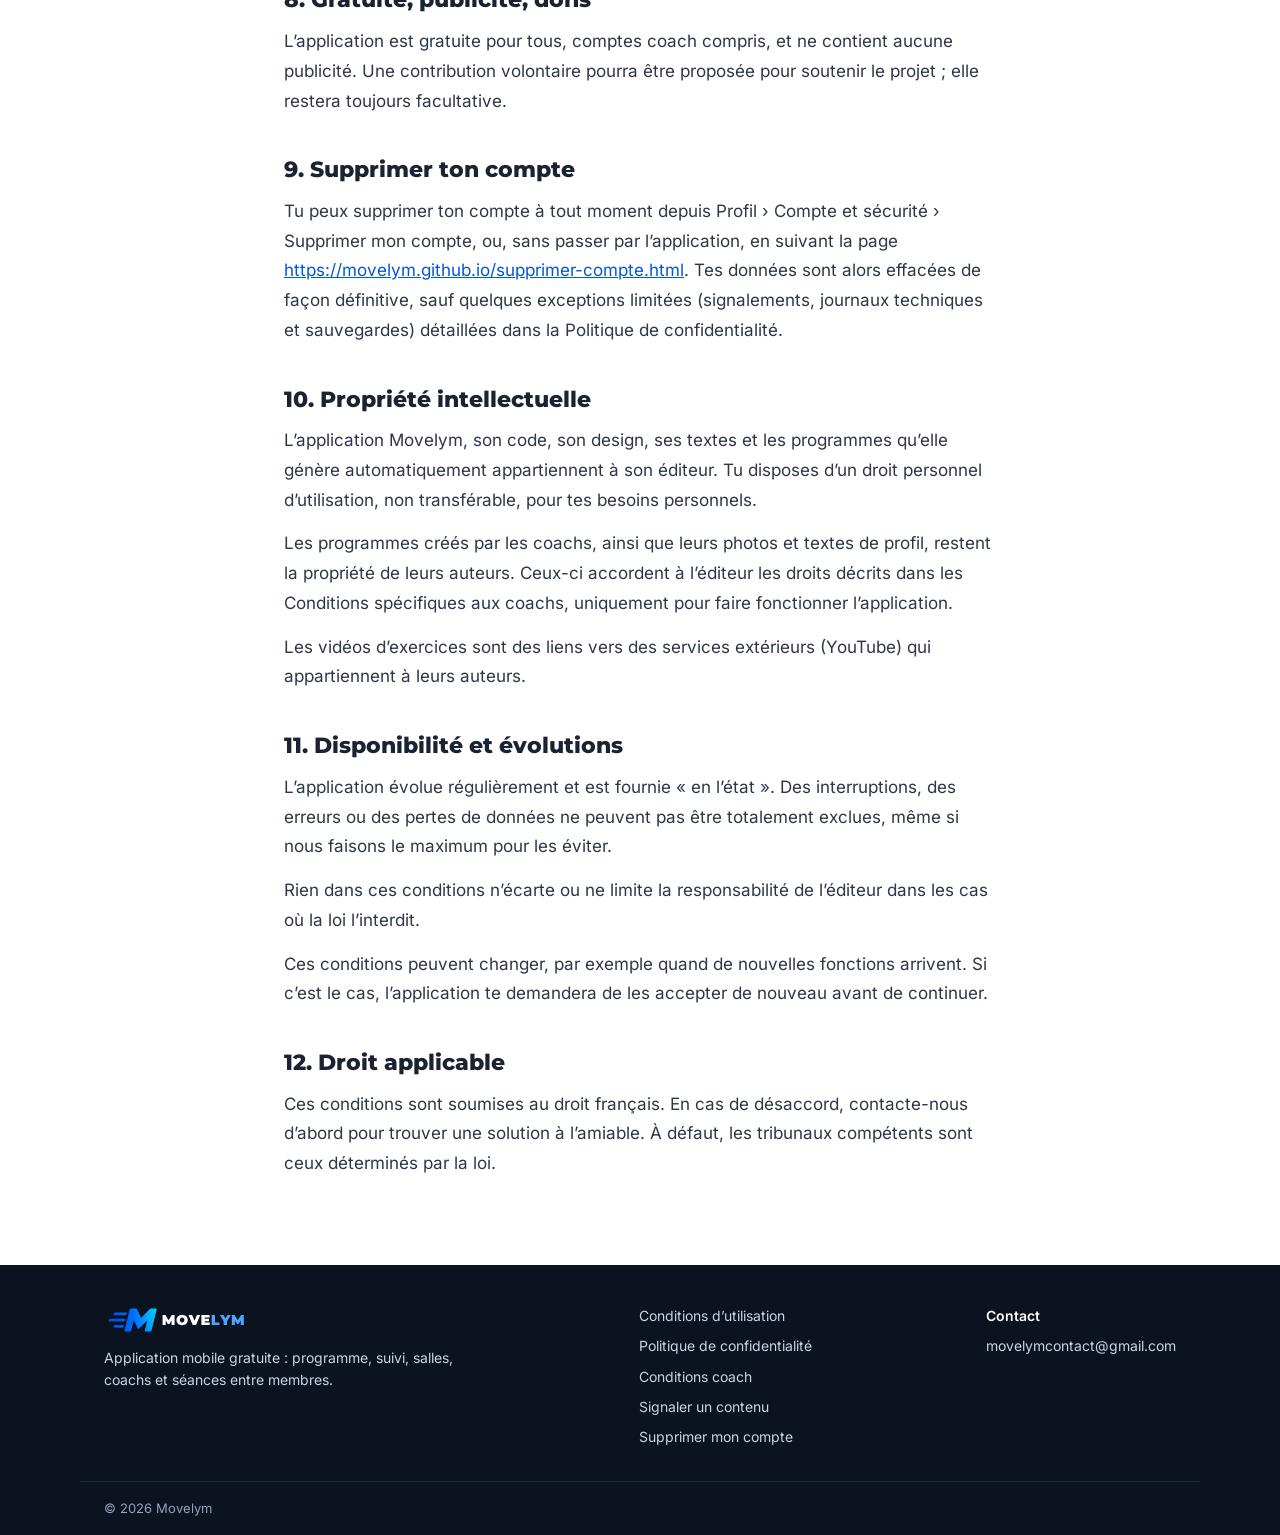
<file: conditions.html>
<!DOCTYPE html>
<html lang="fr">
<head>
<meta charset="utf-8">
<meta name="viewport" content="width=device-width, initial-scale=1">
<title>Conditions d’utilisation – Movelym</title>
<meta name="description" content="Conditions d’utilisation – Movelym, application mobile gratuite d’entraînement en salle.">
<meta name="theme-color" content="#0B1220">
<link rel="icon" href="favicon.svg" type="image/svg+xml">
<link rel="icon" href="favicon-32.png" sizes="32x32" type="image/png">
<link rel="apple-touch-icon" href="apple-touch-icon.png">
<link rel="preload" href="fonts/inter-400.woff2" as="font" type="font/woff2" crossorigin>
<link rel="preload" href="fonts/montserrat-800.woff2" as="font" type="font/woff2" crossorigin>
<link rel="stylesheet" href="style.css">
</head>
<body>
<a class="skip" href="#contenu">Aller au contenu</a>
<header class="top">
<div class="wrap top-in">
<a class="brand" href="index.html"><img src="img/logo.svg" alt="Movelym – accueil" width="200" height="40"></a>
<nav aria-label="Navigation principale">
<a href="conditions.html">Conditions</a>
<a href="confidentialite.html">Confidentialité</a>
<a href="#contact">Contact</a>
</nav>
</div>
</header>
<main id="contenu" class="read">
<a class="back" href="index.html">← Retour à l’accueil</a>
<h1>Conditions d’utilisation</h1>
<p class="date">Mis à jour le 10 novembre 2026. Même texte que dans l’application.</p>
<nav class="toc" aria-label="Sommaire"><span class="eyebrow">Sommaire</span><ol><li><a href="#1-objet">1. Objet</a></li><li><a href="#2-ton-compte">2. Ton compte</a></li><li><a href="#3-une-aide-a-l-entrainement-pas-un-avis-medical">3. Une aide à l’entraînement, pas un avis médical</a></li><li><a href="#4-donnees-des-salles-de-sport">4. Données des salles de sport</a></li><li><a href="#5-regles-d-usage">5. Règles d’usage</a></li><li><a href="#6-comptes-coach">6. Comptes coach</a></li><li><a href="#7-s-entrainer-ensemble">7. S’entraîner ensemble</a></li><li><a href="#8-gratuite-publicite-dons">8. Gratuité, publicité, dons</a></li><li><a href="#9-supprimer-ton-compte">9. Supprimer ton compte</a></li><li><a href="#10-propriete-intellectuelle">10. Propriété intellectuelle</a></li><li><a href="#11-disponibilite-et-evolutions">11. Disponibilité et évolutions</a></li><li><a href="#12-droit-applicable">12. Droit applicable</a></li></ol></nav>
<section id="1-objet">
<h2>1. Objet</h2>
<p>Movelym est une application mobile qui t’aide à organiser tes entraînements de musculation et de fitness : programme, suivi des séances, progression et statistiques, carte des salles de sport, recherche de coachs et séances entre membres d’une même salle.</p>
<p>Éditeur : Luc Marcillac (France), particulier agissant à titre non professionnel. Directeur de la publication : Luc Marcillac. Contact : <a href="mailto:movelymcontact@gmail.com">movelymcontact@gmail.com</a>.</p>
<p>Comme la loi le permet à un éditeur non professionnel (loi pour la confiance dans l’économie numérique), l’éditeur ne publie pas son adresse ni son numéro de téléphone : il les a communiqués à l’hébergeur.</p>
<p>Hébergeur : Supabase Pte. Ltd., 65 Chulia Street, #38-02/03, OCBC Centre, Singapour 049513 (contact : <a href="mailto:privacy@supabase.io">privacy@supabase.io</a>). Les données sont stockées sur des serveurs situés dans l’Union européenne (Irlande).</p>
<p>En créant un compte, tu acceptes ces conditions.</p>
</section>
<section id="2-ton-compte">
<h2>2. Ton compte</h2>
<p>Tu dois avoir au moins 16 ans pour utiliser l’application. Ta date de naissance est demandée à l’inscription et ne peut plus être modifiée ensuite : en cas d’erreur, écris-nous. Elle n’est pas vérifiée par un document ; donner une fausse date est un manquement à ces conditions.</p>
<p>Les informations que tu donnes doivent être exactes. Tu es responsable de ton mot de passe et de ce qui est fait avec ton compte. Un compte est destiné à une seule personne.</p>
</section>
<section id="3-une-aide-a-l-entrainement-pas-un-avis-medical">
<h2>3. Une aide à l’entraînement, pas un avis médical</h2>
<p>Les programmes, charges suggérées et conseils sont calculés automatiquement, par des règles fixes (sans intelligence artificielle), à partir de tes réponses : niveau, objectif, jours et durée d’entraînement, matériel. Ils sont donnés à titre indicatif et ne remplacent ni un médecin, ni un coach diplômé.</p>
<p>Avant de reprendre ou de commencer une activité physique, en particulier si tu as un problème de santé, une blessure, ou si tu as un doute, demande l’avis d’un médecin.</p>
<p>Arrête immédiatement l’exercice en cas de douleur, de vertige ou de malaise. Tu restes seul juge de ce que tu peux faire : adapte toujours les charges et les exercices à ta condition.</p>
<p>Rien dans ces conditions ne limite les droits que la loi te reconnaît.</p>
</section>
<section id="4-donnees-des-salles-de-sport">
<h2>4. Données des salles de sport</h2>
<p>La carte et la liste des salles s’appuient sur des données ouvertes (© contributeurs OpenStreetMap) et sur des informations ajoutées par les utilisateurs (demandes d’ajout de salle, équipements proposés ou signalés). Elles peuvent être incomplètes, périmées ou inexactes (horaires, équipements, adresse). Vérifie auprès de la salle avant de t’y déplacer.</p>
<p>Ce que tu proposes (salle, équipement, signalement) doit être exact. L’équipe le vérifie avant de l’ajouter et peut le refuser.</p>
</section>
<section id="5-regles-d-usage">
<h2>5. Règles d’usage</h2>
<p>Tu t’engages à ne pas :</p>
<ul><li>chercher à accéder aux comptes ou aux données d’autres personnes ;</li><li>perturber le fonctionnement de l’application ou tenter de contourner sa sécurité ;</li><li>publier des contenus illicites, trompeurs ou portant atteinte aux droits d’autrui ;</li><li>te faire passer pour quelqu’un d’autre ;</li><li>utiliser les coordonnées d’un coach pour autre chose que le contacter au sujet de ses services (prospection, harcèlement…) ;</li><li>utiliser « S’entraîner ensemble » ou les rendez-vous pour importuner, harceler ou tromper quelqu’un.</li></ul>
<p>Tu peux bloquer une personne (coach ou membre) : vous ne vous voyez plus dans les rendez-vous et les séances entre membres, et elle n’en est pas prévenue. Tu peux aussi la signaler : l’équipe examine chaque signalement à la main, et la personne signalée ne sait pas qui l’a signalée, sauf si c’est strictement nécessaire pour qu’elle comprenne une décision prise contre elle. Les comptes bloqués se gèrent dans Profil › Compte et sécurité › Comptes bloqués.</p>
<p>Contenu illégal : toute personne, avec ou sans compte, peut signaler un contenu précis de l’application qu’elle pense illégal (profil, programme, séance, fiche de salle, pseudo) : dans l’application (Profil › Compte et sécurité › Signaler un contenu illicite) ou sur le formulaire public <a href="https://movelym.github.io/signaler.html">https://movelym.github.io/signaler.html</a>. Il faut indiquer où se trouve le contenu, pourquoi il serait illégal, son nom et son e-mail. Tu reçois un accusé de réception, puis la décision de l’équipe avec tes possibilités de recours. Chaque signalement est examiné par une personne, dans les meilleurs délais. Un signalement abusif peut entraîner une sanction.</p>
<p>En cas de manquement, l’équipe de modération (l’éditeur et les modérateurs qu’il désigne) peut, selon la gravité : t’envoyer un avertissement, suspendre ton compte pour une durée limitée, ou le bannir définitivement. Chaque sanction est décidée par une personne, jamais automatiquement. Au plus tard quand elle s’applique, tu reçois un message qui indique : la mesure et sa durée, les faits reprochés, la règle de ces conditions qui n’a pas été respectée (ou la loi en cause), si la décision fait suite à un signalement, et tes possibilités de recours. Ton compte peut aussi être supprimé.</p>
<p>Recours : tu peux contester une décision en écrivant à <a href="mailto:movelymcontact@gmail.com">movelymcontact@gmail.com</a> ; elle sera réexaminée par une personne. Tu peux aussi saisir un organisme de règlement extrajudiciaire des litiges certifié (règlement européen sur les services numériques, article 21) ou le tribunal compétent.</p>
<p>Certaines limites s’appliquent automatiquement, sans être des sanctions : elles sont annoncées à l’avance et chiffrées dans ces conditions (par exemple la limite liée aux annulations tardives de rendez-vous, voir la section 6).</p>
</section>
<section id="6-comptes-coach">
<h2>6. Comptes coach</h2>
<p>Tu peux demander un compte coach si tu as au moins 18 ans et un diplôme, un titre à finalité professionnelle ou un certificat de qualification dans le domaine du sport. Ta demande est examinée à la main.</p>
<p>Pour encadrer une activité physique contre rémunération, la loi exige en principe un diplôme, titre ou certificat enregistré au répertoire national des certifications professionnelles (RNCP), adapté à l’activité encadrée, et une déclaration d’activité donnant lieu à une carte professionnelle (Code du sport, articles L. 212-1 et L. 212-11), sous réserve des cas particuliers prévus par ce code (personnes en formation, équivalences…). Le coach reste seul responsable de respecter ces obligations, même quand il est payé en dehors de l’application.</p>
<p>Le badge « Diplôme vérifié » signifie seulement que l’équipe a examiné un justificatif de diplôme, à la date de l’examen. Il ne signifie pas que ce diplôme permet d’encadrer toutes les activités contre rémunération. Le badge « Carte pro vérifiée » signifie que l’équipe a retrouvé la carte professionnelle du coach dans le registre officiel des éducateurs sportifs ; il est valable au plus un an, et jusqu’à la date de validité de la carte, et disparaît si le coach change de numéro de carte, ou tout de suite si l’équipe apprend que la carte n’est plus valable. Ces badges ne constituent ni une recommandation, ni une garantie de la qualité des conseils ou des résultats. Ils ne peuvent jamais être achetés.</p>
<p>Tu t’engages à fournir des informations et un justificatif authentiques. Une fausse déclaration entraîne le refus ou la suspension du compte, et peut avoir des conséquences légales.</p>
<p>Un coach vérifié peut publier un profil (nom affiché, photo, ville, présentation, spécialités, moyens de contact qu’il choisit d’afficher) et indiquer jusqu’à 5 salles où il déclare travailler, ainsi qu’un studio ou domicile équipé. Ces informations sont déclarées par le coach, qui en est responsable : l’équipe vérifie le diplôme, pas la présence dans une salle, les tarifs ni les disponibilités.</p>
<p>Le coach est seul responsable d’obtenir l’accord des salles où il exerce : en ajoutant une salle, il déclare avoir cet accord, ou que la salle n’en demande pas. L’éditeur ne donne aucune autorisation de coacher dans une salle.</p>
<p>Les fiches, les contacts, les tarifs et les créneaux des coachs, ainsi que « Coachs près de toi » et les studios sur la carte, sont réservés aux utilisateurs de 18 ans et plus. Les utilisateurs de 16 et 17 ans voient seulement la liste des coachs d’une salle (photo, nom affiché, spécialités), sans pouvoir ouvrir leur fiche ni les contacter. Un coach accepte que ces informations soient visibles par les utilisateurs de 16 ans et plus.</p>
<p>Il n’y a pas de messagerie dans l’application. Un coach peut indiquer ses tarifs et proposer des créneaux ; un utilisateur de 18 ans et plus peut demander un rendez-vous sur un créneau, avec un motif choisi dans une liste, et le coach l’accepte ou le refuse. L’utilisateur comme le coach peuvent annuler un rendez-vous jusqu’à son début ; une annulation moins de 24 heures avant est notée « annulée tard ». Cette mention n’est visible que par l’utilisateur et le coach concernés, jamais par les autres utilisateurs. Règle automatique, qui n’est pas une sanction : un utilisateur qui a annulé tard 3 rendez-vous sur les 30 derniers jours (le calcul se fait sur les 30 jours glissants) ne peut plus faire de nouvelle demande. C’est de nouveau possible dès que la plus ancienne de ces annulations a plus de 30 jours ; l’application lui indique cette date. S’il pense que c’est une erreur, il peut écrire à l’adresse de contact pour qu’une personne vérifie. Un problème lors d’un rendez-vous peut être signalé à l’équipe. Les échanges, le déroulement des rendez-vous et les paiements se font en dehors de l’application, sous la seule responsabilité de l’utilisateur et du coach : l’éditeur n’y est pas partie et ne vérifie ni les tarifs ni les créneaux.</p>
<p>Un coach peut partager ses programmes d’entraînement avec un code. Un utilisateur de 18 ans et plus qui utilise ce code reçoit une copie du programme dans son compte ; le coach ne voit pas qui l’utilise. Le contenu du programme relève de la responsabilité du coach.</p>
<p>Tout utilisateur peut signaler un profil coach. L’équipe examine chaque signalement à la main : elle peut retirer le coach d’une salle, retirer son profil de l’affichage ou suspendre son statut de coach. Un signalement n’entraîne jamais de suppression automatique.</p>
<p>Un statut de coach peut être suspendu en cas de manquement aux règles ou de signalement.</p>
</section>
<section id="7-s-entrainer-ensemble">
<h2>7. S’entraîner ensemble</h2>
<p>Les membres de 18 ans et plus peuvent proposer une séance dans leur salle principale ou l’une de leurs autres salles (2 au maximum) : jour, heure, durée et type de séance, de 2 à 4 personnes. Les autres membres adultes de cette salle voient la séance et le pseudo de la personne qui la propose, et peuvent demander à la rejoindre. Elle accepte ou refuse.</p>
<p>Une séance est « Mixte » (ouverte à tous les membres adultes de la salle) ou « Entre femmes ». Les séances « Entre femmes » sont réservées aux personnes qui se déclarent femmes : elles seules les voient, les proposent et les rejoignent. C’est une simple déclaration (identité de genre), sans justificatif ni vérification. Elle sert à proposer un cadre où chacune se sente en confiance pour s’entraîner. Se déclarer femme de mauvaise foi pour accéder à ces séances est un manquement aux règles.</p>
<p>Les pseudos des participants ne sont visibles que de la personne qui organise et des participants acceptés. Il n’y a ni messagerie, ni texte libre, ni position GPS, ni paiement.</p>
<p>Chacun peut quitter une séance, et l’organisateur peut l’annuler. Les séances sont supprimées automatiquement 60 jours après leur date.</p>
<p>Le rôle de l’éditeur se limite à fournir l’outil qui permet de proposer une séance et de la rejoindre : il ne choisit pas les participants, ne vérifie pas leur identité, n’organise pas les séances et n’y assiste pas. Chaque participant reste responsable de son propre comportement. Cette description ne limite pas la responsabilité que la loi peut mettre à la charge de l’éditeur, notamment pour le fonctionnement de l’application.</p>
<p>Retrouvez-vous à la salle, dans un lieu public. En cas de comportement inapproprié, bloque et signale la personne ; en cas de danger, contacte les secours ou la police.</p>
</section>
<section id="8-gratuite-publicite-dons">
<h2>8. Gratuité, publicité, dons</h2>
<p>L’application est gratuite pour tous, comptes coach compris, et ne contient aucune publicité. Une contribution volontaire pourra être proposée pour soutenir le projet ; elle restera toujours facultative.</p>
</section>
<section id="9-supprimer-ton-compte">
<h2>9. Supprimer ton compte</h2>
<p>Tu peux supprimer ton compte à tout moment depuis Profil › Compte et sécurité › Supprimer mon compte, ou, sans passer par l’application, en suivant la page <a href="https://movelym.github.io/supprimer-compte.html">https://movelym.github.io/supprimer-compte.html</a>. Tes données sont alors effacées de façon définitive, sauf quelques exceptions limitées (signalements, journaux techniques et sauvegardes) détaillées dans la Politique de confidentialité.</p>
</section>
<section id="10-propriete-intellectuelle">
<h2>10. Propriété intellectuelle</h2>
<p>L’application Movelym, son code, son design, ses textes et les programmes qu’elle génère automatiquement appartiennent à son éditeur. Tu disposes d’un droit personnel d’utilisation, non transférable, pour tes besoins personnels.</p>
<p>Les programmes créés par les coachs, ainsi que leurs photos et textes de profil, restent la propriété de leurs auteurs. Ceux-ci accordent à l’éditeur les droits décrits dans les Conditions spécifiques aux coachs, uniquement pour faire fonctionner l’application.</p>
<p>Les vidéos d’exercices sont des liens vers des services extérieurs (YouTube) qui appartiennent à leurs auteurs.</p>
</section>
<section id="11-disponibilite-et-evolutions">
<h2>11. Disponibilité et évolutions</h2>
<p>L’application évolue régulièrement et est fournie « en l’état ». Des interruptions, des erreurs ou des pertes de données ne peuvent pas être totalement exclues, même si nous faisons le maximum pour les éviter.</p>
<p>Rien dans ces conditions n’écarte ou ne limite la responsabilité de l’éditeur dans les cas où la loi l’interdit.</p>
<p>Ces conditions peuvent changer, par exemple quand de nouvelles fonctions arrivent. Si c’est le cas, l’application te demandera de les accepter de nouveau avant de continuer.</p>
</section>
<section id="12-droit-applicable">
<h2>12. Droit applicable</h2>
<p>Ces conditions sont soumises au droit français. En cas de désaccord, contacte-nous d’abord pour trouver une solution à l’amiable. À défaut, les tribunaux compétents sont ceux déterminés par la loi.</p>
</section>
</main>
<footer id="contact" class="foot">
<div class="wrap foot-in">
<div class="foot-about">
<img src="img/logo.svg" alt="Movelym" width="160" height="32">
<p>Application mobile gratuite : programme, suivi, salles, coachs et séances entre membres.</p>
</div>
<nav aria-label="Liens du site">
<a href="conditions.html">Conditions d’utilisation</a>
<a href="confidentialite.html">Politique de confidentialité</a>
<a href="conditions-coach.html">Conditions coach</a>
<a href="signaler.html">Signaler un contenu</a>
<a href="supprimer-compte.html">Supprimer mon compte</a>
</nav>
<div class="foot-contact">
<strong>Contact</strong>
<a href="mailto:movelymcontact@gmail.com">movelymcontact@gmail.com</a>
</div>
</div>
<p class="wrap copy">© 2026 Movelym</p>
</footer>
</body>
</html>
</file>
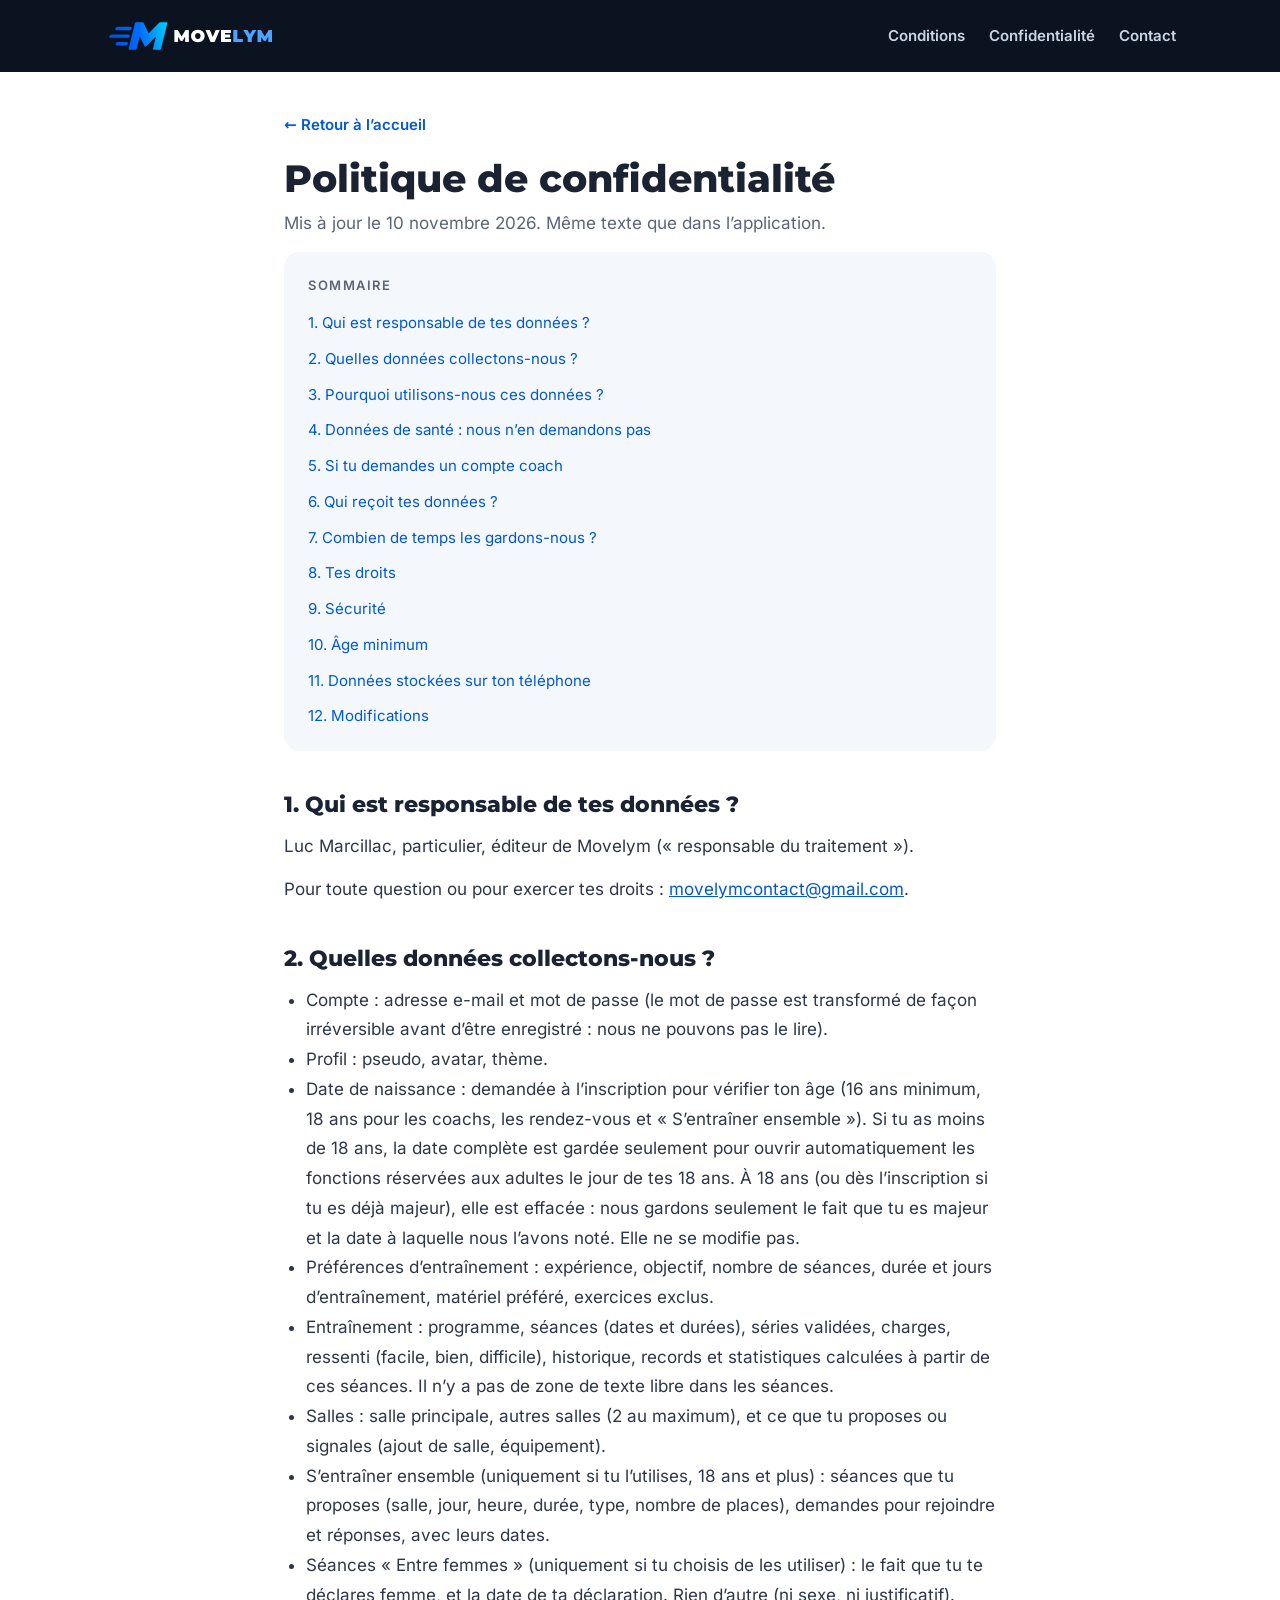
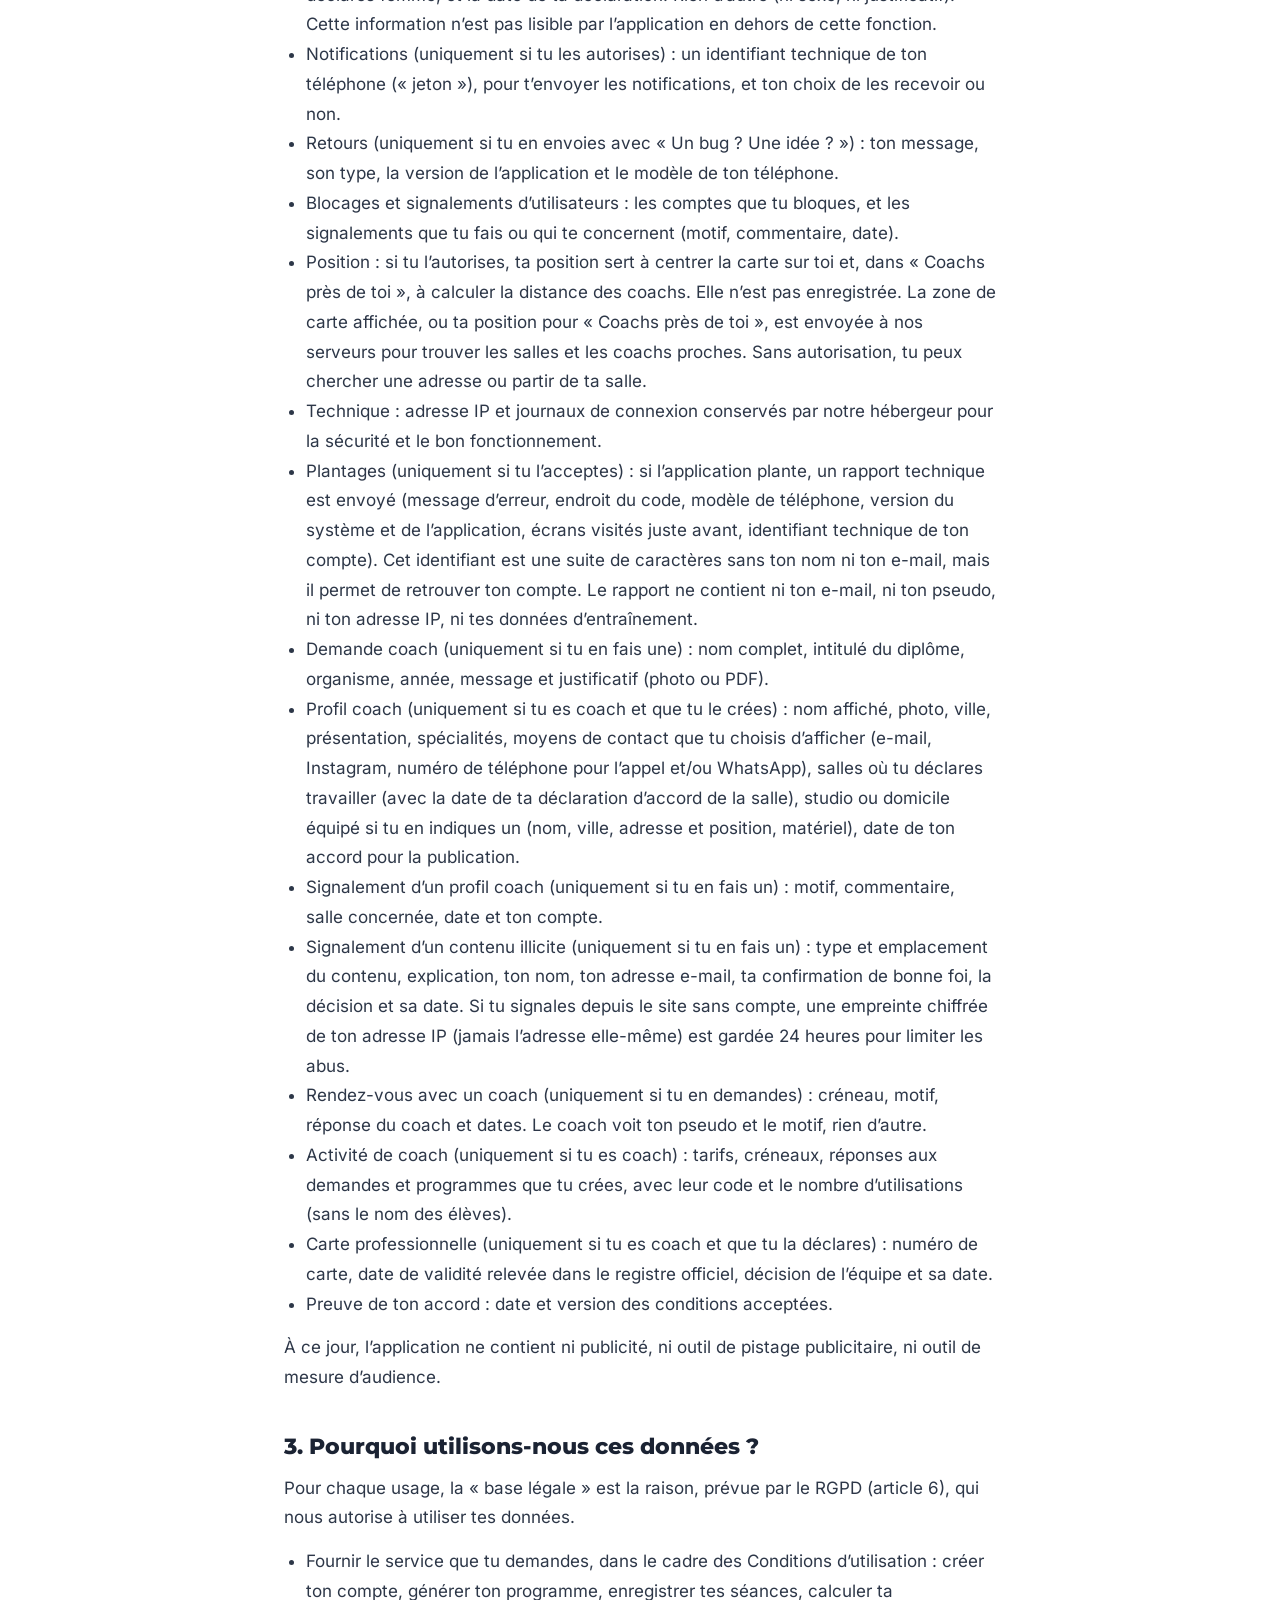
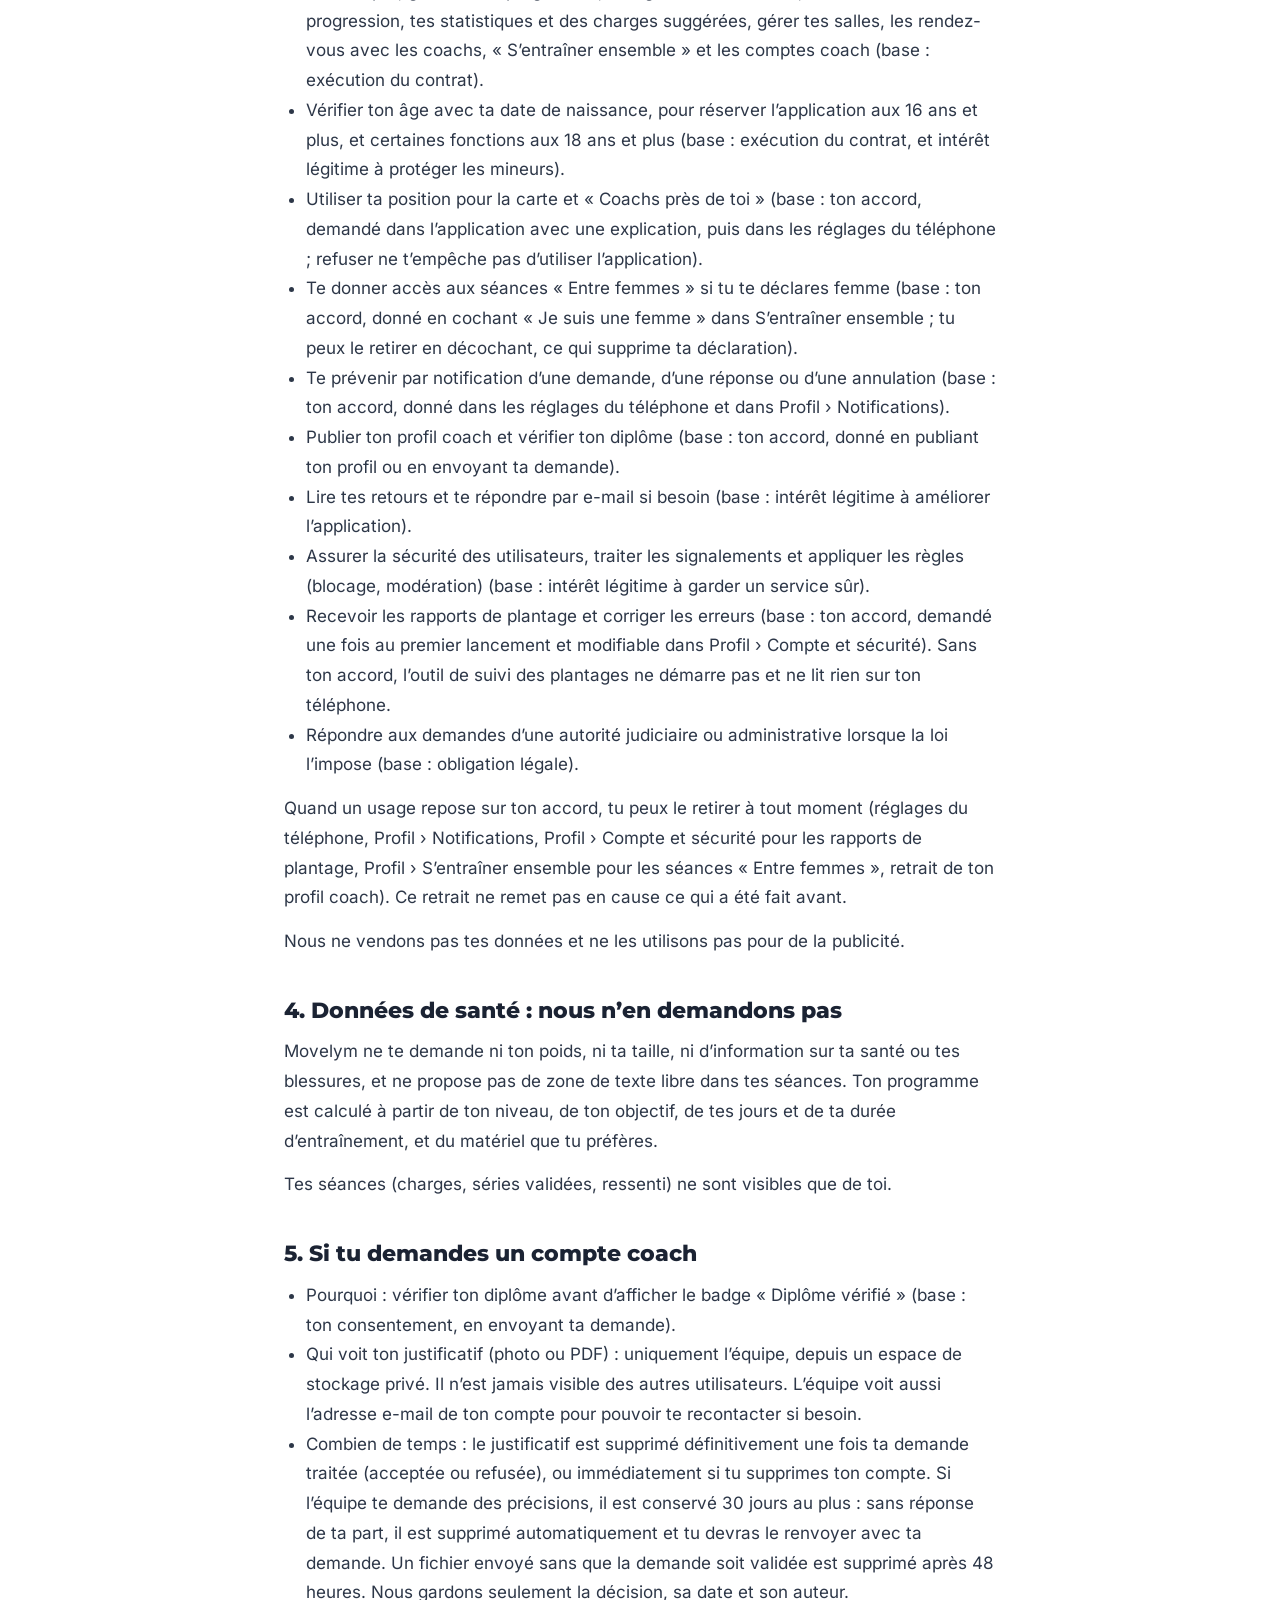
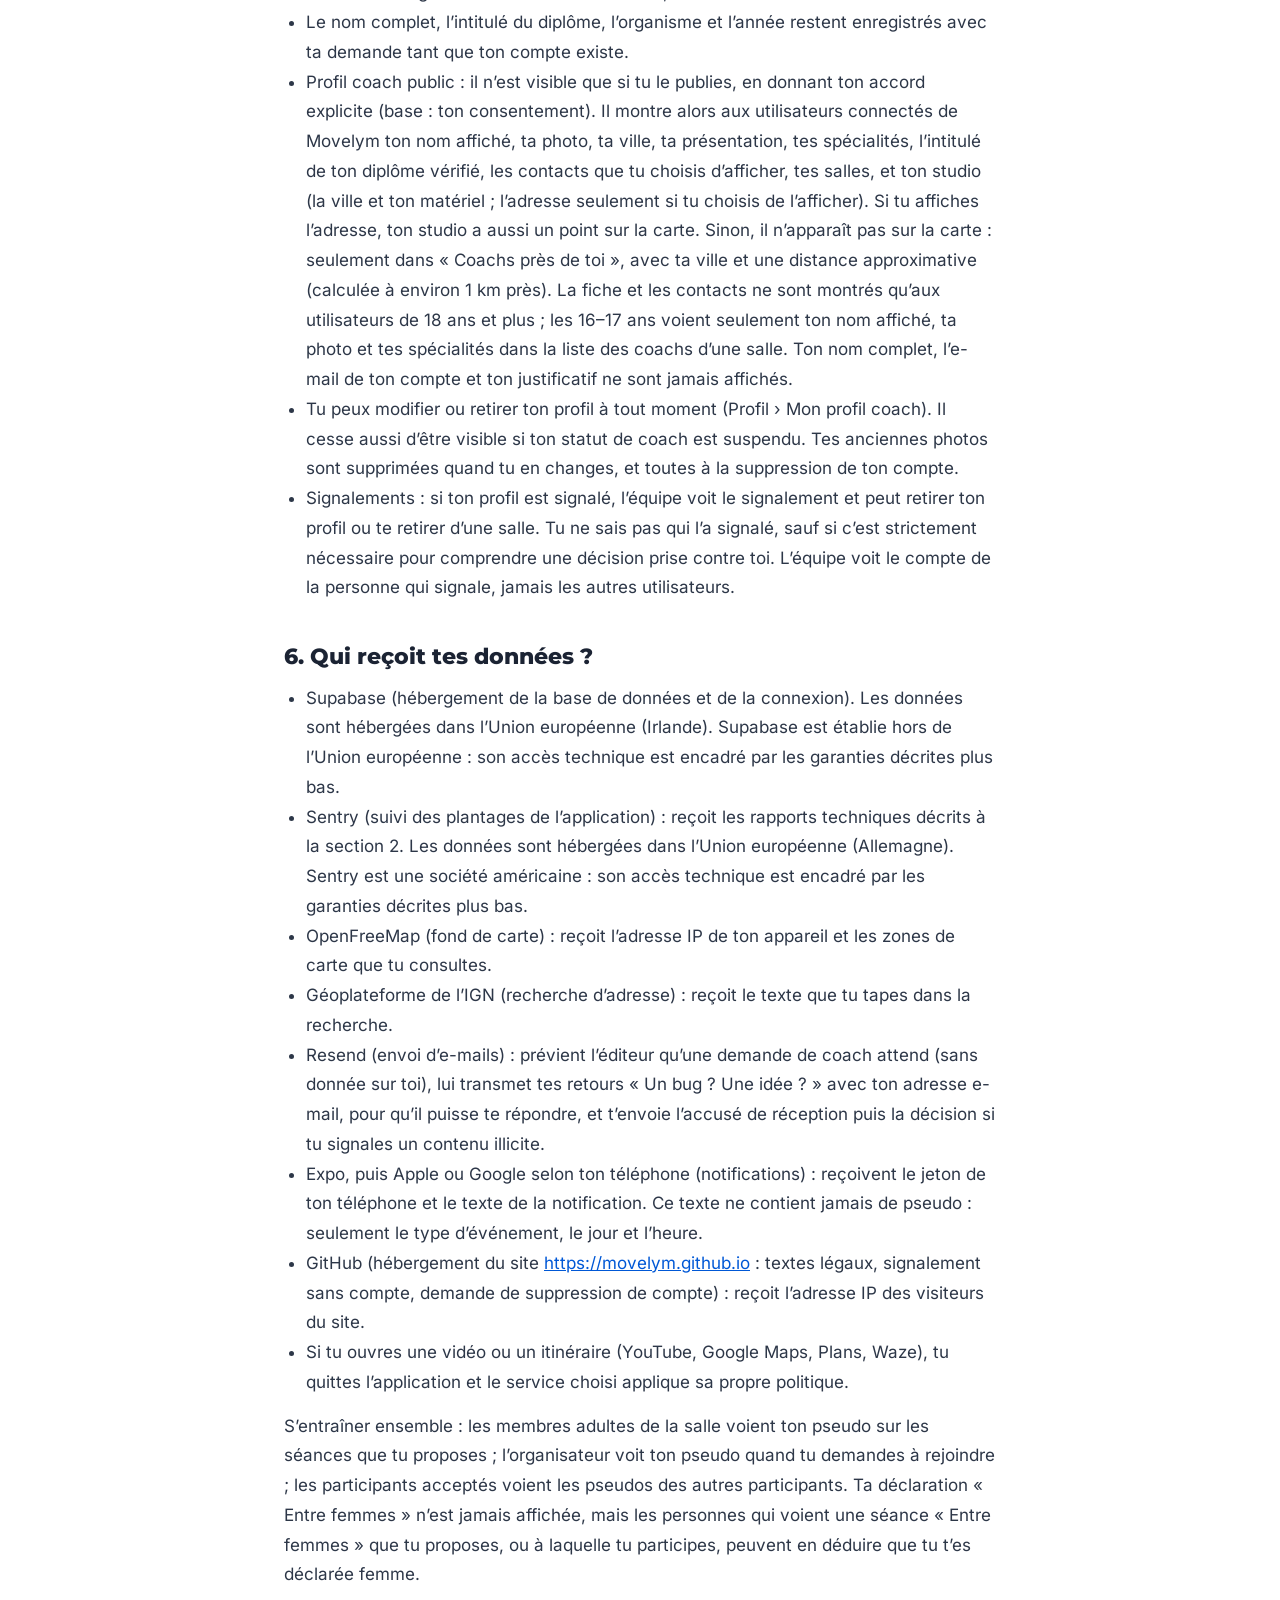
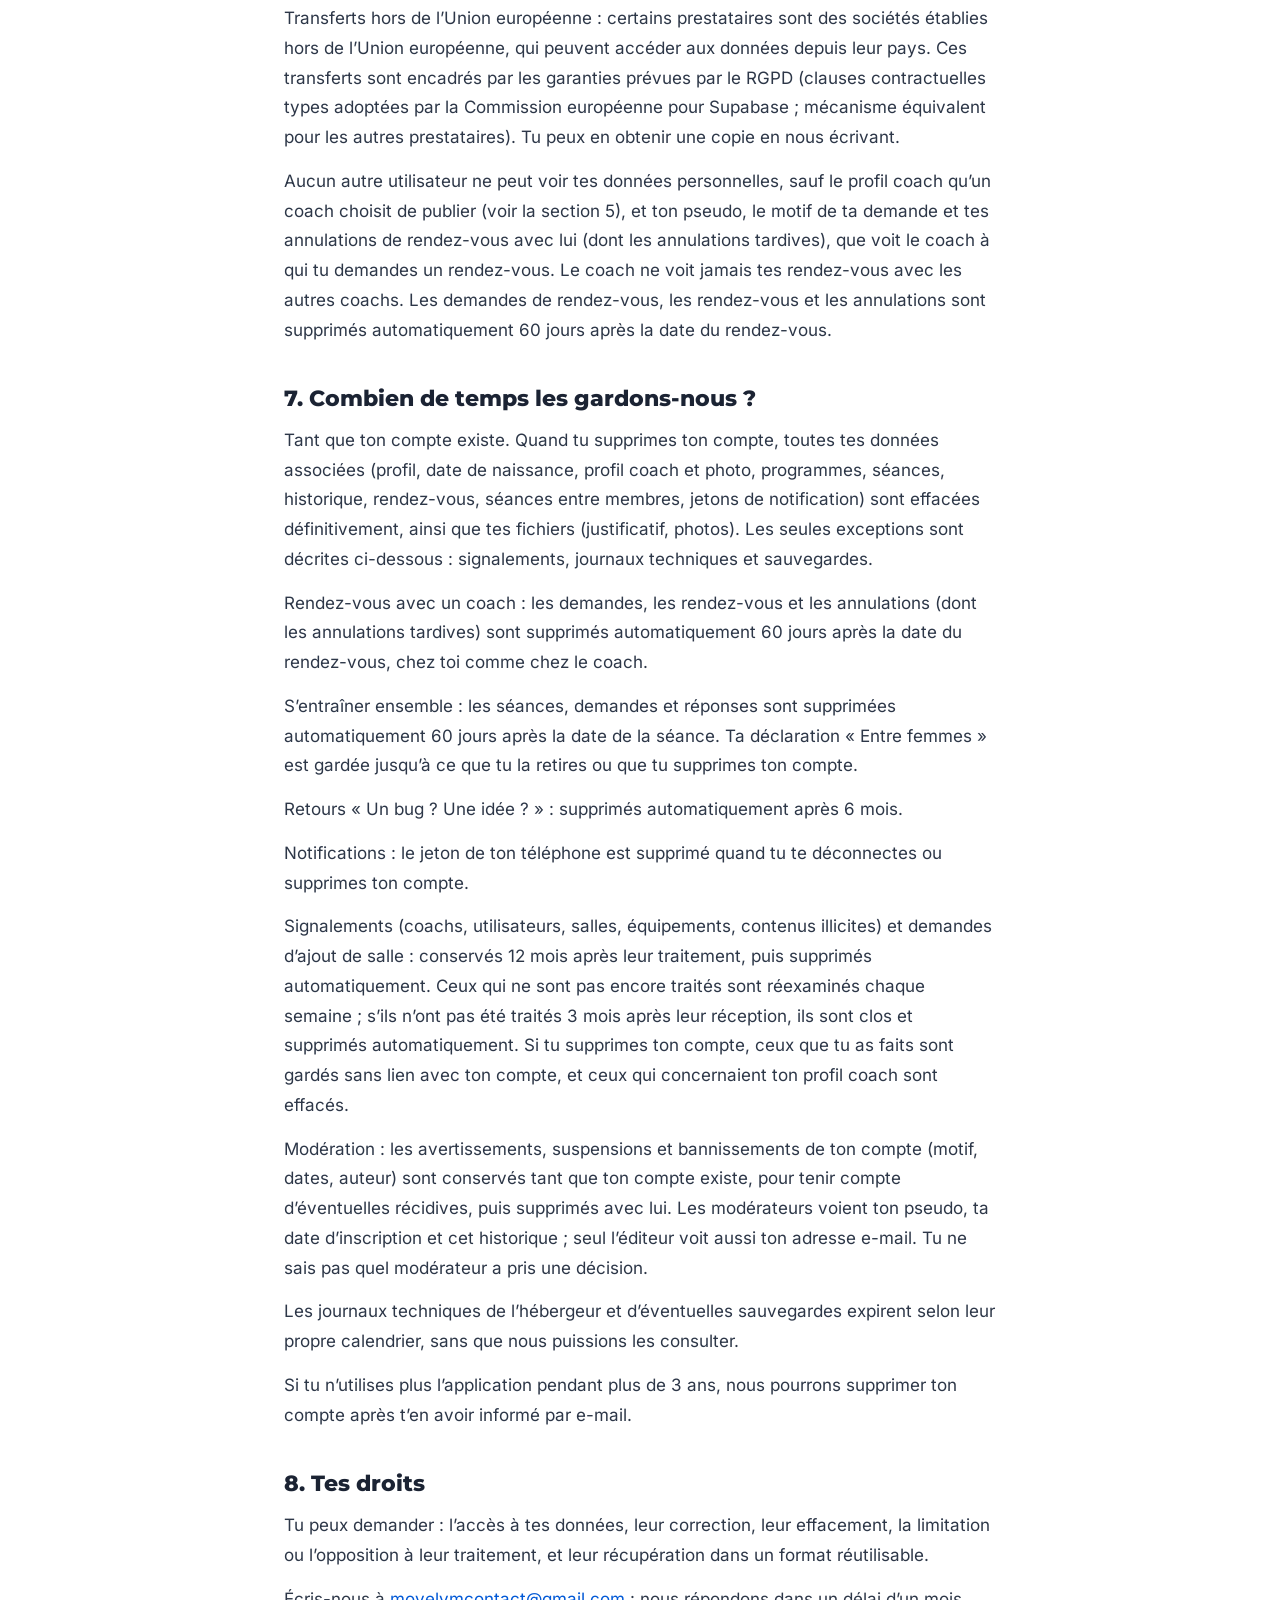
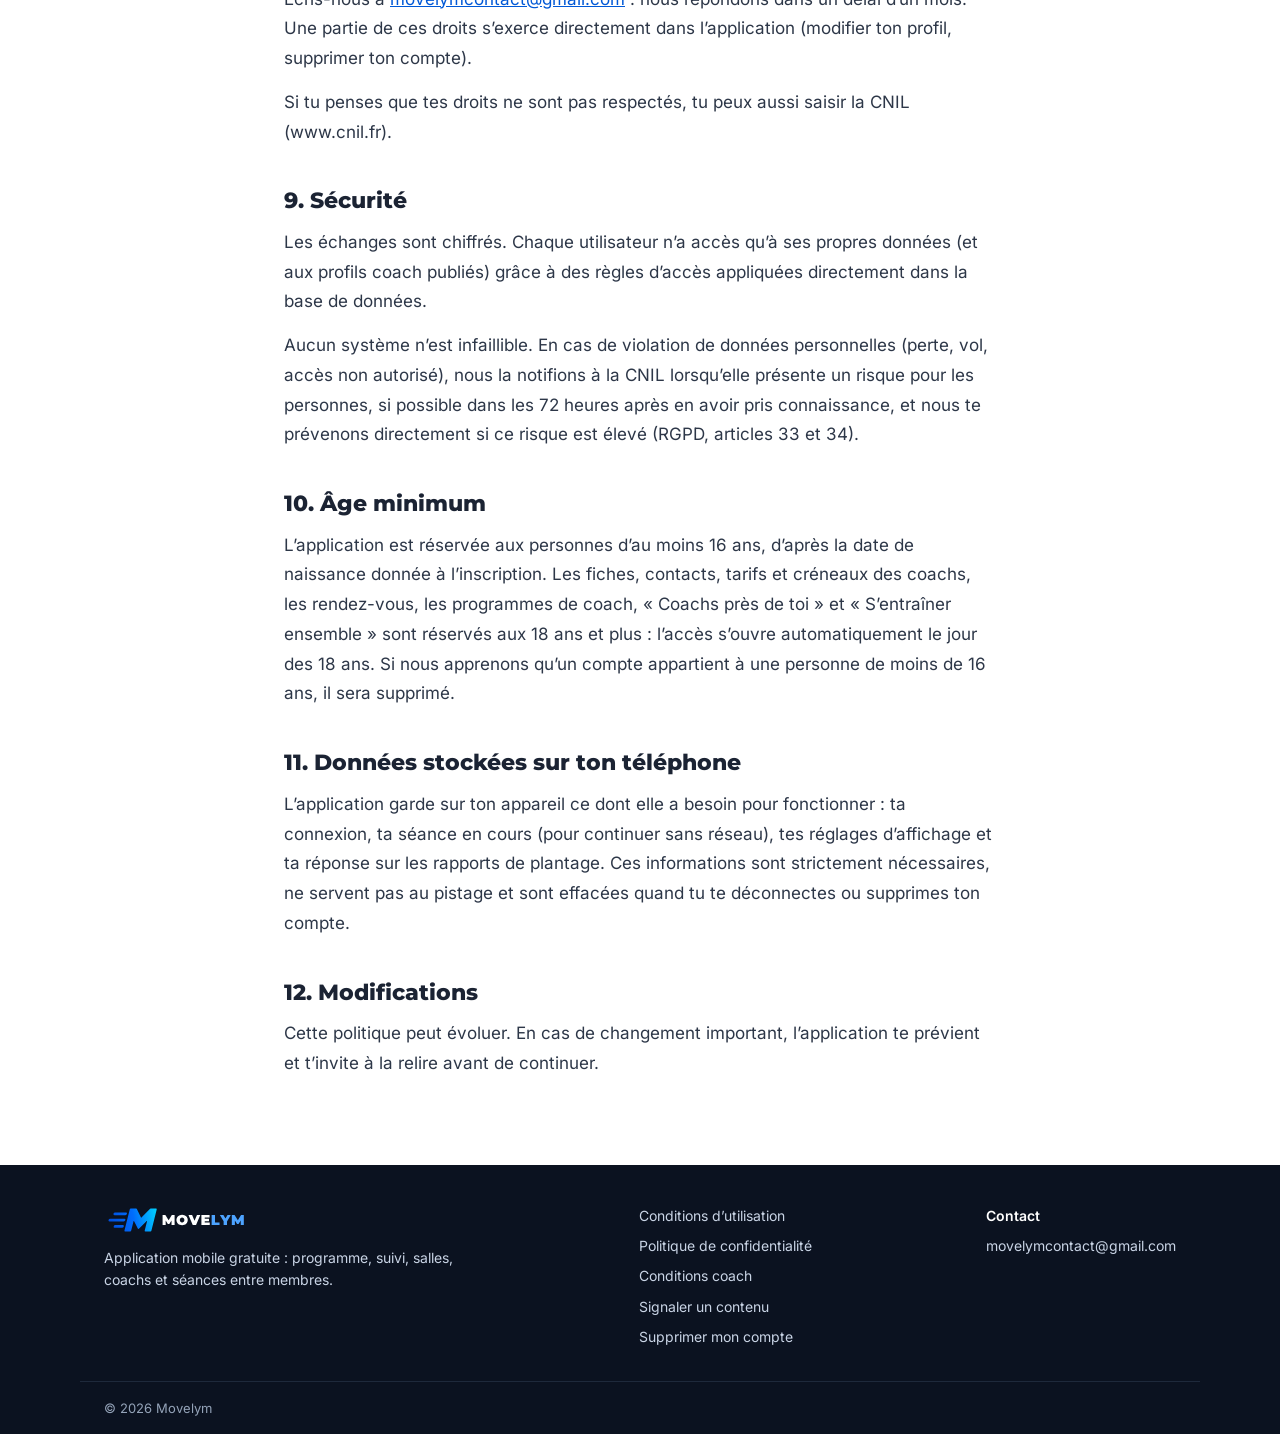
<file: confidentialite.html>
<!DOCTYPE html>
<html lang="fr">
<head>
<meta charset="utf-8">
<meta name="viewport" content="width=device-width, initial-scale=1">
<title>Politique de confidentialité – Movelym</title>
<meta name="description" content="Politique de confidentialité – Movelym, application mobile gratuite d’entraînement en salle.">
<meta name="theme-color" content="#0B1220">
<link rel="icon" href="favicon.svg" type="image/svg+xml">
<link rel="icon" href="favicon-32.png" sizes="32x32" type="image/png">
<link rel="apple-touch-icon" href="apple-touch-icon.png">
<link rel="preload" href="fonts/inter-400.woff2" as="font" type="font/woff2" crossorigin>
<link rel="preload" href="fonts/montserrat-800.woff2" as="font" type="font/woff2" crossorigin>
<link rel="stylesheet" href="style.css">
</head>
<body>
<a class="skip" href="#contenu">Aller au contenu</a>
<header class="top">
<div class="wrap top-in">
<a class="brand" href="index.html"><img src="img/logo.svg" alt="Movelym – accueil" width="200" height="40"></a>
<nav aria-label="Navigation principale">
<a href="conditions.html">Conditions</a>
<a href="confidentialite.html">Confidentialité</a>
<a href="#contact">Contact</a>
</nav>
</div>
</header>
<main id="contenu" class="read">
<a class="back" href="index.html">← Retour à l’accueil</a>
<h1>Politique de confidentialité</h1>
<p class="date">Mis à jour le 10 novembre 2026. Même texte que dans l’application.</p>
<nav class="toc" aria-label="Sommaire"><span class="eyebrow">Sommaire</span><ol><li><a href="#1-qui-est-responsable-de-tes-donnees">1. Qui est responsable de tes données ?</a></li><li><a href="#2-quelles-donnees-collectons-nous">2. Quelles données collectons-nous ?</a></li><li><a href="#3-pourquoi-utilisons-nous-ces-donnees">3. Pourquoi utilisons-nous ces données ?</a></li><li><a href="#4-donnees-de-sante-nous-n-en-demandons-pas">4. Données de santé : nous n’en demandons pas</a></li><li><a href="#5-si-tu-demandes-un-compte-coach">5. Si tu demandes un compte coach</a></li><li><a href="#6-qui-recoit-tes-donnees">6. Qui reçoit tes données ?</a></li><li><a href="#7-combien-de-temps-les-gardons-nous">7. Combien de temps les gardons-nous ?</a></li><li><a href="#8-tes-droits">8. Tes droits</a></li><li><a href="#9-securite">9. Sécurité</a></li><li><a href="#10-age-minimum">10. Âge minimum</a></li><li><a href="#11-donnees-stockees-sur-ton-telephone">11. Données stockées sur ton téléphone</a></li><li><a href="#12-modifications">12. Modifications</a></li></ol></nav>
<section id="1-qui-est-responsable-de-tes-donnees">
<h2>1. Qui est responsable de tes données ?</h2>
<p>Luc Marcillac, particulier, éditeur de Movelym (« responsable du traitement »).</p>
<p>Pour toute question ou pour exercer tes droits : <a href="mailto:movelymcontact@gmail.com">movelymcontact@gmail.com</a>.</p>
</section>
<section id="2-quelles-donnees-collectons-nous">
<h2>2. Quelles données collectons-nous ?</h2>
<ul><li>Compte : adresse e-mail et mot de passe (le mot de passe est transformé de façon irréversible avant d’être enregistré : nous ne pouvons pas le lire).</li><li>Profil : pseudo, avatar, thème.</li><li>Date de naissance : demandée à l’inscription pour vérifier ton âge (16 ans minimum, 18 ans pour les coachs, les rendez-vous et « S’entraîner ensemble »). Si tu as moins de 18 ans, la date complète est gardée seulement pour ouvrir automatiquement les fonctions réservées aux adultes le jour de tes 18 ans. À 18 ans (ou dès l’inscription si tu es déjà majeur), elle est effacée : nous gardons seulement le fait que tu es majeur et la date à laquelle nous l’avons noté. Elle ne se modifie pas.</li><li>Préférences d’entraînement : expérience, objectif, nombre de séances, durée et jours d’entraînement, matériel préféré, exercices exclus.</li><li>Entraînement : programme, séances (dates et durées), séries validées, charges, ressenti (facile, bien, difficile), historique, records et statistiques calculées à partir de ces séances. Il n’y a pas de zone de texte libre dans les séances.</li><li>Salles : salle principale, autres salles (2 au maximum), et ce que tu proposes ou signales (ajout de salle, équipement).</li><li>S’entraîner ensemble (uniquement si tu l’utilises, 18 ans et plus) : séances que tu proposes (salle, jour, heure, durée, type, nombre de places), demandes pour rejoindre et réponses, avec leurs dates.</li><li>Séances « Entre femmes » (uniquement si tu choisis de les utiliser) : le fait que tu te déclares femme, et la date de ta déclaration. Rien d’autre (ni sexe, ni justificatif). Cette information n’est pas lisible par l’application en dehors de cette fonction.</li><li>Notifications (uniquement si tu les autorises) : un identifiant technique de ton téléphone (« jeton »), pour t’envoyer les notifications, et ton choix de les recevoir ou non.</li><li>Retours (uniquement si tu en envoies avec « Un bug ? Une idée ? ») : ton message, son type, la version de l’application et le modèle de ton téléphone.</li><li>Blocages et signalements d’utilisateurs : les comptes que tu bloques, et les signalements que tu fais ou qui te concernent (motif, commentaire, date).</li><li>Position : si tu l’autorises, ta position sert à centrer la carte sur toi et, dans « Coachs près de toi », à calculer la distance des coachs. Elle n’est pas enregistrée. La zone de carte affichée, ou ta position pour « Coachs près de toi », est envoyée à nos serveurs pour trouver les salles et les coachs proches. Sans autorisation, tu peux chercher une adresse ou partir de ta salle.</li><li>Technique : adresse IP et journaux de connexion conservés par notre hébergeur pour la sécurité et le bon fonctionnement.</li><li>Plantages (uniquement si tu l’acceptes) : si l’application plante, un rapport technique est envoyé (message d’erreur, endroit du code, modèle de téléphone, version du système et de l’application, écrans visités juste avant, identifiant technique de ton compte). Cet identifiant est une suite de caractères sans ton nom ni ton e-mail, mais il permet de retrouver ton compte. Le rapport ne contient ni ton e-mail, ni ton pseudo, ni ton adresse IP, ni tes données d’entraînement.</li><li>Demande coach (uniquement si tu en fais une) : nom complet, intitulé du diplôme, organisme, année, message et justificatif (photo ou PDF).</li><li>Profil coach (uniquement si tu es coach et que tu le crées) : nom affiché, photo, ville, présentation, spécialités, moyens de contact que tu choisis d’afficher (e-mail, Instagram, numéro de téléphone pour l’appel et/ou WhatsApp), salles où tu déclares travailler (avec la date de ta déclaration d’accord de la salle), studio ou domicile équipé si tu en indiques un (nom, ville, adresse et position, matériel), date de ton accord pour la publication.</li><li>Signalement d’un profil coach (uniquement si tu en fais un) : motif, commentaire, salle concernée, date et ton compte.</li><li>Signalement d’un contenu illicite (uniquement si tu en fais un) : type et emplacement du contenu, explication, ton nom, ton adresse e-mail, ta confirmation de bonne foi, la décision et sa date. Si tu signales depuis le site sans compte, une empreinte chiffrée de ton adresse IP (jamais l’adresse elle-même) est gardée 24 heures pour limiter les abus.</li><li>Rendez-vous avec un coach (uniquement si tu en demandes) : créneau, motif, réponse du coach et dates. Le coach voit ton pseudo et le motif, rien d’autre.</li><li>Activité de coach (uniquement si tu es coach) : tarifs, créneaux, réponses aux demandes et programmes que tu crées, avec leur code et le nombre d’utilisations (sans le nom des élèves).</li><li>Carte professionnelle (uniquement si tu es coach et que tu la déclares) : numéro de carte, date de validité relevée dans le registre officiel, décision de l’équipe et sa date.</li><li>Preuve de ton accord : date et version des conditions acceptées.</li></ul>
<p>À ce jour, l’application ne contient ni publicité, ni outil de pistage publicitaire, ni outil de mesure d’audience.</p>
</section>
<section id="3-pourquoi-utilisons-nous-ces-donnees">
<h2>3. Pourquoi utilisons-nous ces données ?</h2>
<p>Pour chaque usage, la « base légale » est la raison, prévue par le RGPD (article 6), qui nous autorise à utiliser tes données.</p>
<ul><li>Fournir le service que tu demandes, dans le cadre des Conditions d’utilisation : créer ton compte, générer ton programme, enregistrer tes séances, calculer ta progression, tes statistiques et des charges suggérées, gérer tes salles, les rendez-vous avec les coachs, « S’entraîner ensemble » et les comptes coach (base : exécution du contrat).</li><li>Vérifier ton âge avec ta date de naissance, pour réserver l’application aux 16 ans et plus, et certaines fonctions aux 18 ans et plus (base : exécution du contrat, et intérêt légitime à protéger les mineurs).</li><li>Utiliser ta position pour la carte et « Coachs près de toi » (base : ton accord, demandé dans l’application avec une explication, puis dans les réglages du téléphone ; refuser ne t’empêche pas d’utiliser l’application).</li><li>Te donner accès aux séances « Entre femmes » si tu te déclares femme (base : ton accord, donné en cochant « Je suis une femme » dans S’entraîner ensemble ; tu peux le retirer en décochant, ce qui supprime ta déclaration).</li><li>Te prévenir par notification d’une demande, d’une réponse ou d’une annulation (base : ton accord, donné dans les réglages du téléphone et dans Profil › Notifications).</li><li>Publier ton profil coach et vérifier ton diplôme (base : ton accord, donné en publiant ton profil ou en envoyant ta demande).</li><li>Lire tes retours et te répondre par e-mail si besoin (base : intérêt légitime à améliorer l’application).</li><li>Assurer la sécurité des utilisateurs, traiter les signalements et appliquer les règles (blocage, modération) (base : intérêt légitime à garder un service sûr).</li><li>Recevoir les rapports de plantage et corriger les erreurs (base : ton accord, demandé une fois au premier lancement et modifiable dans Profil › Compte et sécurité). Sans ton accord, l’outil de suivi des plantages ne démarre pas et ne lit rien sur ton téléphone.</li><li>Répondre aux demandes d’une autorité judiciaire ou administrative lorsque la loi l’impose (base : obligation légale).</li></ul>
<p>Quand un usage repose sur ton accord, tu peux le retirer à tout moment (réglages du téléphone, Profil › Notifications, Profil › Compte et sécurité pour les rapports de plantage, Profil › S’entraîner ensemble pour les séances « Entre femmes », retrait de ton profil coach). Ce retrait ne remet pas en cause ce qui a été fait avant.</p>
<p>Nous ne vendons pas tes données et ne les utilisons pas pour de la publicité.</p>
</section>
<section id="4-donnees-de-sante-nous-n-en-demandons-pas">
<h2>4. Données de santé : nous n’en demandons pas</h2>
<p>Movelym ne te demande ni ton poids, ni ta taille, ni d’information sur ta santé ou tes blessures, et ne propose pas de zone de texte libre dans tes séances. Ton programme est calculé à partir de ton niveau, de ton objectif, de tes jours et de ta durée d’entraînement, et du matériel que tu préfères.</p>
<p>Tes séances (charges, séries validées, ressenti) ne sont visibles que de toi.</p>
</section>
<section id="5-si-tu-demandes-un-compte-coach">
<h2>5. Si tu demandes un compte coach</h2>
<ul><li>Pourquoi : vérifier ton diplôme avant d’afficher le badge « Diplôme vérifié » (base : ton consentement, en envoyant ta demande).</li><li>Qui voit ton justificatif (photo ou PDF) : uniquement l’équipe, depuis un espace de stockage privé. Il n’est jamais visible des autres utilisateurs. L’équipe voit aussi l’adresse e-mail de ton compte pour pouvoir te recontacter si besoin.</li><li>Combien de temps : le justificatif est supprimé définitivement une fois ta demande traitée (acceptée ou refusée), ou immédiatement si tu supprimes ton compte. Si l’équipe te demande des précisions, il est conservé 30 jours au plus : sans réponse de ta part, il est supprimé automatiquement et tu devras le renvoyer avec ta demande. Un fichier envoyé sans que la demande soit validée est supprimé après 48 heures. Nous gardons seulement la décision, sa date et son auteur.</li><li>Le nom complet, l’intitulé du diplôme, l’organisme et l’année restent enregistrés avec ta demande tant que ton compte existe.</li><li>Profil coach public : il n’est visible que si tu le publies, en donnant ton accord explicite (base : ton consentement). Il montre alors aux utilisateurs connectés de Movelym ton nom affiché, ta photo, ta ville, ta présentation, tes spécialités, l’intitulé de ton diplôme vérifié, les contacts que tu choisis d’afficher, tes salles, et ton studio (la ville et ton matériel ; l’adresse seulement si tu choisis de l’afficher). Si tu affiches l’adresse, ton studio a aussi un point sur la carte. Sinon, il n’apparaît pas sur la carte : seulement dans « Coachs près de toi », avec ta ville et une distance approximative (calculée à environ 1 km près). La fiche et les contacts ne sont montrés qu’aux utilisateurs de 18 ans et plus ; les 16–17 ans voient seulement ton nom affiché, ta photo et tes spécialités dans la liste des coachs d’une salle. Ton nom complet, l’e-mail de ton compte et ton justificatif ne sont jamais affichés.</li><li>Tu peux modifier ou retirer ton profil à tout moment (Profil › Mon profil coach). Il cesse aussi d’être visible si ton statut de coach est suspendu. Tes anciennes photos sont supprimées quand tu en changes, et toutes à la suppression de ton compte.</li><li>Signalements : si ton profil est signalé, l’équipe voit le signalement et peut retirer ton profil ou te retirer d’une salle. Tu ne sais pas qui l’a signalé, sauf si c’est strictement nécessaire pour comprendre une décision prise contre toi. L’équipe voit le compte de la personne qui signale, jamais les autres utilisateurs.</li></ul>
</section>
<section id="6-qui-recoit-tes-donnees">
<h2>6. Qui reçoit tes données ?</h2>
<ul><li>Supabase (hébergement de la base de données et de la connexion). Les données sont hébergées dans l’Union européenne (Irlande). Supabase est établie hors de l’Union européenne : son accès technique est encadré par les garanties décrites plus bas.</li><li>Sentry (suivi des plantages de l’application) : reçoit les rapports techniques décrits à la section 2. Les données sont hébergées dans l’Union européenne (Allemagne). Sentry est une société américaine : son accès technique est encadré par les garanties décrites plus bas.</li><li>OpenFreeMap (fond de carte) : reçoit l’adresse IP de ton appareil et les zones de carte que tu consultes.</li><li>Géoplateforme de l’IGN (recherche d’adresse) : reçoit le texte que tu tapes dans la recherche.</li><li>Resend (envoi d’e-mails) : prévient l’éditeur qu’une demande de coach attend (sans donnée sur toi), lui transmet tes retours « Un bug ? Une idée ? » avec ton adresse e-mail, pour qu’il puisse te répondre, et t’envoie l’accusé de réception puis la décision si tu signales un contenu illicite.</li><li>Expo, puis Apple ou Google selon ton téléphone (notifications) : reçoivent le jeton de ton téléphone et le texte de la notification. Ce texte ne contient jamais de pseudo : seulement le type d’événement, le jour et l’heure.</li><li>GitHub (hébergement du site <a href="https://movelym.github.io">https://movelym.github.io</a> : textes légaux, signalement sans compte, demande de suppression de compte) : reçoit l’adresse IP des visiteurs du site.</li><li>Si tu ouvres une vidéo ou un itinéraire (YouTube, Google Maps, Plans, Waze), tu quittes l’application et le service choisi applique sa propre politique.</li></ul>
<p>S’entraîner ensemble : les membres adultes de la salle voient ton pseudo sur les séances que tu proposes ; l’organisateur voit ton pseudo quand tu demandes à rejoindre ; les participants acceptés voient les pseudos des autres participants. Ta déclaration « Entre femmes » n’est jamais affichée, mais les personnes qui voient une séance « Entre femmes » que tu proposes, ou à laquelle tu participes, peuvent en déduire que tu t’es déclarée femme.</p>
<p>Transferts hors de l’Union européenne : certains prestataires sont des sociétés établies hors de l’Union européenne, qui peuvent accéder aux données depuis leur pays. Ces transferts sont encadrés par les garanties prévues par le RGPD (clauses contractuelles types adoptées par la Commission européenne pour Supabase ; mécanisme équivalent pour les autres prestataires). Tu peux en obtenir une copie en nous écrivant.</p>
<p>Aucun autre utilisateur ne peut voir tes données personnelles, sauf le profil coach qu’un coach choisit de publier (voir la section 5), et ton pseudo, le motif de ta demande et tes annulations de rendez-vous avec lui (dont les annulations tardives), que voit le coach à qui tu demandes un rendez-vous. Le coach ne voit jamais tes rendez-vous avec les autres coachs. Les demandes de rendez-vous, les rendez-vous et les annulations sont supprimés automatiquement 60 jours après la date du rendez-vous.</p>
</section>
<section id="7-combien-de-temps-les-gardons-nous">
<h2>7. Combien de temps les gardons-nous ?</h2>
<p>Tant que ton compte existe. Quand tu supprimes ton compte, toutes tes données associées (profil, date de naissance, profil coach et photo, programmes, séances, historique, rendez-vous, séances entre membres, jetons de notification) sont effacées définitivement, ainsi que tes fichiers (justificatif, photos). Les seules exceptions sont décrites ci-dessous : signalements, journaux techniques et sauvegardes.</p>
<p>Rendez-vous avec un coach : les demandes, les rendez-vous et les annulations (dont les annulations tardives) sont supprimés automatiquement 60 jours après la date du rendez-vous, chez toi comme chez le coach.</p>
<p>S’entraîner ensemble : les séances, demandes et réponses sont supprimées automatiquement 60 jours après la date de la séance. Ta déclaration « Entre femmes » est gardée jusqu’à ce que tu la retires ou que tu supprimes ton compte.</p>
<p>Retours « Un bug ? Une idée ? » : supprimés automatiquement après 6 mois.</p>
<p>Notifications : le jeton de ton téléphone est supprimé quand tu te déconnectes ou supprimes ton compte.</p>
<p>Signalements (coachs, utilisateurs, salles, équipements, contenus illicites) et demandes d’ajout de salle : conservés 12 mois après leur traitement, puis supprimés automatiquement. Ceux qui ne sont pas encore traités sont réexaminés chaque semaine ; s’ils n’ont pas été traités 3 mois après leur réception, ils sont clos et supprimés automatiquement. Si tu supprimes ton compte, ceux que tu as faits sont gardés sans lien avec ton compte, et ceux qui concernaient ton profil coach sont effacés.</p>
<p>Modération : les avertissements, suspensions et bannissements de ton compte (motif, dates, auteur) sont conservés tant que ton compte existe, pour tenir compte d’éventuelles récidives, puis supprimés avec lui. Les modérateurs voient ton pseudo, ta date d’inscription et cet historique ; seul l’éditeur voit aussi ton adresse e-mail. Tu ne sais pas quel modérateur a pris une décision.</p>
<p>Les journaux techniques de l’hébergeur et d’éventuelles sauvegardes expirent selon leur propre calendrier, sans que nous puissions les consulter.</p>
<p>Si tu n’utilises plus l’application pendant plus de 3 ans, nous pourrons supprimer ton compte après t’en avoir informé par e-mail.</p>
</section>
<section id="8-tes-droits">
<h2>8. Tes droits</h2>
<p>Tu peux demander : l’accès à tes données, leur correction, leur effacement, la limitation ou l’opposition à leur traitement, et leur récupération dans un format réutilisable.</p>
<p>Écris-nous à <a href="mailto:movelymcontact@gmail.com">movelymcontact@gmail.com</a> : nous répondons dans un délai d’un mois. Une partie de ces droits s’exerce directement dans l’application (modifier ton profil, supprimer ton compte).</p>
<p>Si tu penses que tes droits ne sont pas respectés, tu peux aussi saisir la CNIL (www.cnil.fr).</p>
</section>
<section id="9-securite">
<h2>9. Sécurité</h2>
<p>Les échanges sont chiffrés. Chaque utilisateur n’a accès qu’à ses propres données (et aux profils coach publiés) grâce à des règles d’accès appliquées directement dans la base de données.</p>
<p>Aucun système n’est infaillible. En cas de violation de données personnelles (perte, vol, accès non autorisé), nous la notifions à la CNIL lorsqu’elle présente un risque pour les personnes, si possible dans les 72 heures après en avoir pris connaissance, et nous te prévenons directement si ce risque est élevé (RGPD, articles 33 et 34).</p>
</section>
<section id="10-age-minimum">
<h2>10. Âge minimum</h2>
<p>L’application est réservée aux personnes d’au moins 16 ans, d’après la date de naissance donnée à l’inscription. Les fiches, contacts, tarifs et créneaux des coachs, les rendez-vous, les programmes de coach, « Coachs près de toi » et « S’entraîner ensemble » sont réservés aux 18 ans et plus : l’accès s’ouvre automatiquement le jour des 18 ans. Si nous apprenons qu’un compte appartient à une personne de moins de 16 ans, il sera supprimé.</p>
</section>
<section id="11-donnees-stockees-sur-ton-telephone">
<h2>11. Données stockées sur ton téléphone</h2>
<p>L’application garde sur ton appareil ce dont elle a besoin pour fonctionner : ta connexion, ta séance en cours (pour continuer sans réseau), tes réglages d’affichage et ta réponse sur les rapports de plantage. Ces informations sont strictement nécessaires, ne servent pas au pistage et sont effacées quand tu te déconnectes ou supprimes ton compte.</p>
</section>
<section id="12-modifications">
<h2>12. Modifications</h2>
<p>Cette politique peut évoluer. En cas de changement important, l’application te prévient et t’invite à la relire avant de continuer.</p>
</section>
</main>
<footer id="contact" class="foot">
<div class="wrap foot-in">
<div class="foot-about">
<img src="img/logo.svg" alt="Movelym" width="160" height="32">
<p>Application mobile gratuite : programme, suivi, salles, coachs et séances entre membres.</p>
</div>
<nav aria-label="Liens du site">
<a href="conditions.html">Conditions d’utilisation</a>
<a href="confidentialite.html">Politique de confidentialité</a>
<a href="conditions-coach.html">Conditions coach</a>
<a href="signaler.html">Signaler un contenu</a>
<a href="supprimer-compte.html">Supprimer mon compte</a>
</nav>
<div class="foot-contact">
<strong>Contact</strong>
<a href="mailto:movelymcontact@gmail.com">movelymcontact@gmail.com</a>
</div>
</div>
<p class="wrap copy">© 2026 Movelym</p>
</footer>
</body>
</html>
</file>
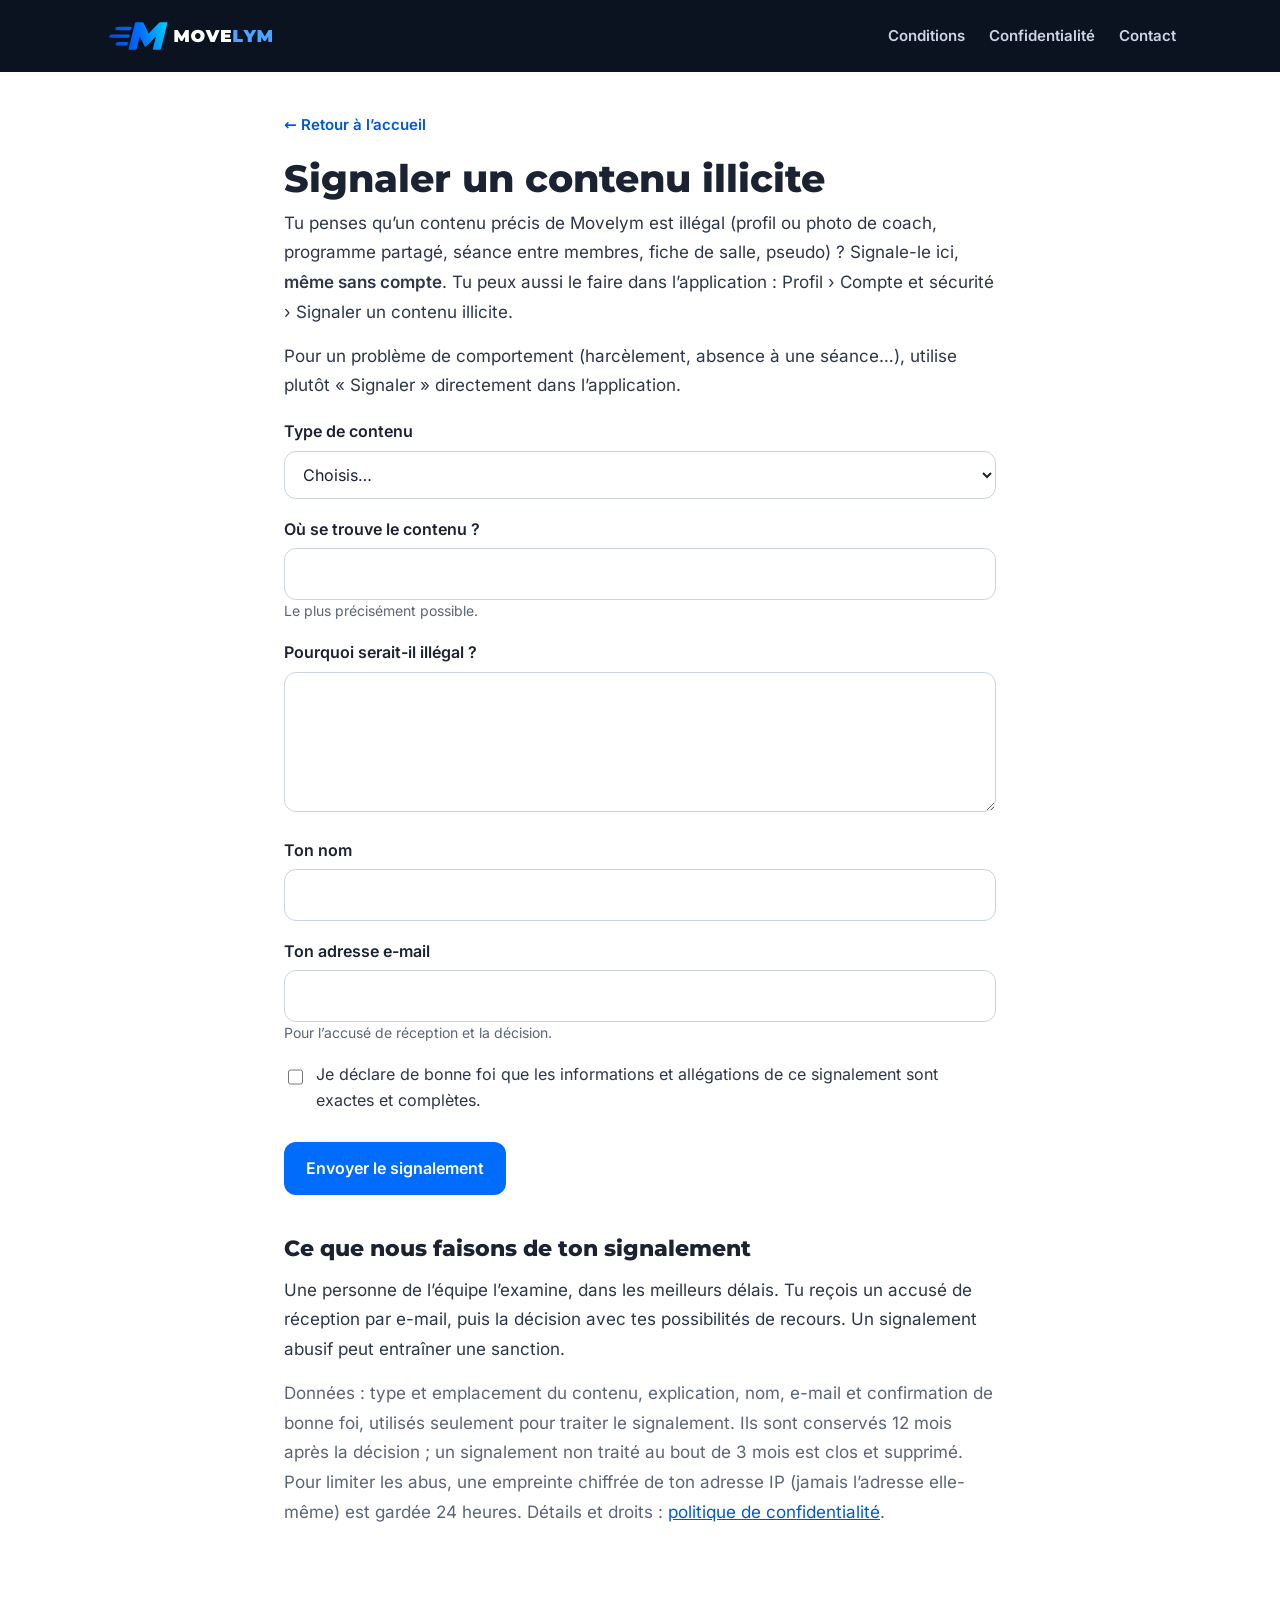
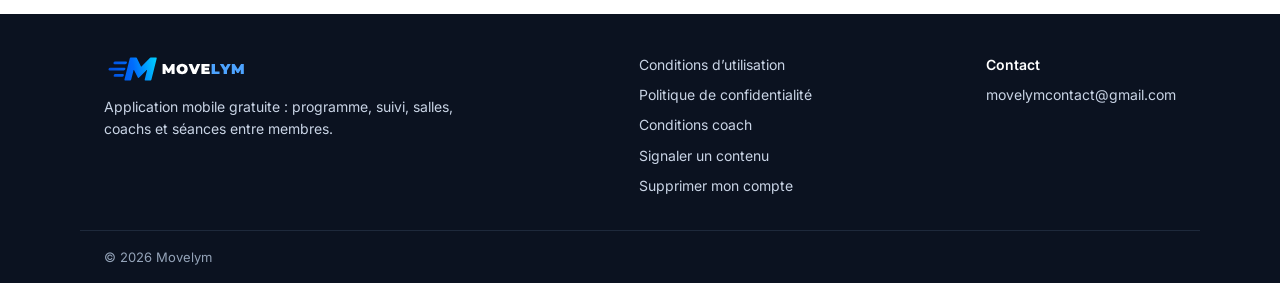
<file: signaler.html>
<!DOCTYPE html>
<html lang="fr">
<head>
<meta charset="utf-8">
<meta name="viewport" content="width=device-width, initial-scale=1">
<title>Signaler un contenu illicite – Movelym</title>
<meta name="description" content="Signaler un contenu illicite – Movelym, application mobile gratuite d’entraînement en salle.">
<meta name="theme-color" content="#0B1220">
<link rel="icon" href="favicon.svg" type="image/svg+xml">
<link rel="icon" href="favicon-32.png" sizes="32x32" type="image/png">
<link rel="apple-touch-icon" href="apple-touch-icon.png">
<link rel="preload" href="fonts/inter-400.woff2" as="font" type="font/woff2" crossorigin>
<link rel="preload" href="fonts/montserrat-800.woff2" as="font" type="font/woff2" crossorigin>
<link rel="stylesheet" href="style.css">
</head>
<body>
<a class="skip" href="#contenu">Aller au contenu</a>
<header class="top">
<div class="wrap top-in">
<a class="brand" href="index.html"><img src="img/logo.svg" alt="Movelym – accueil" width="200" height="40"></a>
<nav aria-label="Navigation principale">
<a href="conditions.html">Conditions</a>
<a href="confidentialite.html">Confidentialité</a>
<a href="#contact">Contact</a>
</nav>
</div>
</header>
<main id="contenu" class="read">
<a class="back" href="index.html">← Retour à l’accueil</a>
<h1>Signaler un contenu illicite</h1>


<p>Tu penses qu’un contenu précis de Movelym est illégal (profil ou photo de coach, programme partagé, séance entre membres, fiche de salle, pseudo) ? Signale-le ici, <strong>même sans compte</strong>. Tu peux aussi le faire dans l’application : Profil › Compte et sécurité › Signaler un contenu illicite.</p>
<p>Pour un problème de comportement (harcèlement, absence à une séance…), utilise plutôt « Signaler » directement dans l’application.</p>
<form id="form" novalidate>
<label for="type">Type de contenu</label>
<select id="type" required><option value="">Choisis…</option><option value="COACH_PROFILE" data-hint="Nom affiché du coach, et ce qui pose problème (photo, texte…)">Profil de coach</option><option value="COACH_PROGRAM" data-hint="Nom du programme et du coach, ou le code de partage">Programme partagé</option><option value="BUDDY_SESSION" data-hint="Salle, jour et heure de la séance, pseudo de l’organisateur">Séance « S’entraîner ensemble »</option><option value="GYM" data-hint="Nom et ville de la salle">Fiche de salle</option><option value="USER" data-hint="Le pseudo exact et où tu l’as vu">Pseudo ou profil d’un membre</option><option value="OTHER" data-hint="Décris précisément où se trouve le contenu">Autre</option></select>
<label for="location">Où se trouve le contenu ?</label>
<input type="text" id="location" maxlength="500" required>
<div class="muted" id="hint">Le plus précisément possible.</div>
<label for="explanation">Pourquoi serait-il illégal ?</label>
<textarea id="explanation" maxlength="3000" required></textarea>
<label for="name">Ton nom</label>
<input type="text" id="name" maxlength="100" autocomplete="name" required>
<label for="email">Ton adresse e-mail</label>
<input type="email" id="email" maxlength="254" autocomplete="email" required>
<div class="muted">Pour l’accusé de réception et la décision.</div>
<div class="hp" aria-hidden="true"><label for="website">Ne pas remplir</label><input type="text" id="website" tabindex="-1" autocomplete="off"></div>
<label class="check"><input type="checkbox" id="goodFaith"> Je déclare de bonne foi que les informations et allégations de ce signalement sont exactes et complètes.</label>
<button type="submit" id="send">Envoyer le signalement</button>
<div class="msg" id="msg" role="status"></div>
</form>
<h2>Ce que nous faisons de ton signalement</h2>
<p>Une personne de l’équipe l’examine, dans les meilleurs délais. Tu reçois un accusé de réception par e-mail, puis la décision avec tes possibilités de recours. Un signalement abusif peut entraîner une sanction.</p>
<p class="muted">Données : type et emplacement du contenu, explication, nom, e-mail et confirmation de bonne foi, utilisés seulement pour traiter le signalement. Ils sont conservés 12 mois après la décision ; un signalement non traité au bout de 3 mois est clos et supprimé. Pour limiter les abus, une empreinte chiffrée de ton adresse IP (jamais l’adresse elle-même) est gardée 24 heures. Détails et droits : <a href="confidentialite.html">politique de confidentialité</a>.</p>
<script>
const form = document.getElementById('form');
const msg = document.getElementById('msg');
const type = document.getElementById('type');
type.addEventListener('change', () => {
  const hint = type.selectedOptions[0]?.dataset.hint;
  document.getElementById('hint').textContent = hint || 'Le plus précisément possible.';
});
function show(kind, text) { msg.className = 'msg ' + kind; msg.textContent = text; }
function check(v) {
  if (!v.contentType) return 'Choisis le type de contenu.';
  if (v.location.length < 3) return 'Indique où se trouve le contenu (3 caractères minimum).';
  if (v.explanation.length < 20) return 'Explique pourquoi ce contenu serait illégal (20 caractères minimum).';
  if (v.name.length < 2) return 'Indique ton nom.';
  if (!/^[^@\s]+@[^@\s]+\.[^@\s]+$/.test(v.email)) return 'Adresse e-mail invalide.';
  if (!v.goodFaith) return 'Confirme que ton signalement est fait de bonne foi.';
  return null;
}
form.addEventListener('submit', async (e) => {
  e.preventDefault();
  const v = {
    action: 'public',
    contentType: type.value,
    location: document.getElementById('location').value.trim(),
    explanation: document.getElementById('explanation').value.trim(),
    name: document.getElementById('name').value.trim(),
    email: document.getElementById('email').value.trim(),
    goodFaith: document.getElementById('goodFaith').checked,
    website: document.getElementById('website').value,
  };
  const error = check(v);
  if (error) return show('err', error);
  const button = document.getElementById('send');
  button.disabled = true;
  show('ok', 'Envoi…');
  try {
    const res = await fetch('https://ycognjpvgcjdftmkjkur.supabase.co/functions/v1/illegal-content-report', {
      method: 'POST',
      headers: { 'Content-Type': 'application/json' },
      body: JSON.stringify(v),
    });
    const data = await res.json().catch(() => ({}));
    if (!res.ok) throw new Error(data.message || 'Envoi impossible. Réessaie plus tard ou écris à movelymcontact@gmail.com.');
    form.reset();
    show('ok', 'Signalement envoyé. Tu vas recevoir un accusé de réception par e-mail.');
  } catch (err) {
    show('err', err.message || 'Envoi impossible. Réessaie plus tard ou écris à movelymcontact@gmail.com.');
  } finally {
    button.disabled = false;
  }
});
</script>
</main>
<footer id="contact" class="foot">
<div class="wrap foot-in">
<div class="foot-about">
<img src="img/logo.svg" alt="Movelym" width="160" height="32">
<p>Application mobile gratuite : programme, suivi, salles, coachs et séances entre membres.</p>
</div>
<nav aria-label="Liens du site">
<a href="conditions.html">Conditions d’utilisation</a>
<a href="confidentialite.html">Politique de confidentialité</a>
<a href="conditions-coach.html">Conditions coach</a>
<a href="signaler.html">Signaler un contenu</a>
<a href="supprimer-compte.html">Supprimer mon compte</a>
</nav>
<div class="foot-contact">
<strong>Contact</strong>
<a href="mailto:movelymcontact@gmail.com">movelymcontact@gmail.com</a>
</div>
</div>
<p class="wrap copy">© 2026 Movelym</p>
</footer>
</body>
</html>
</file>
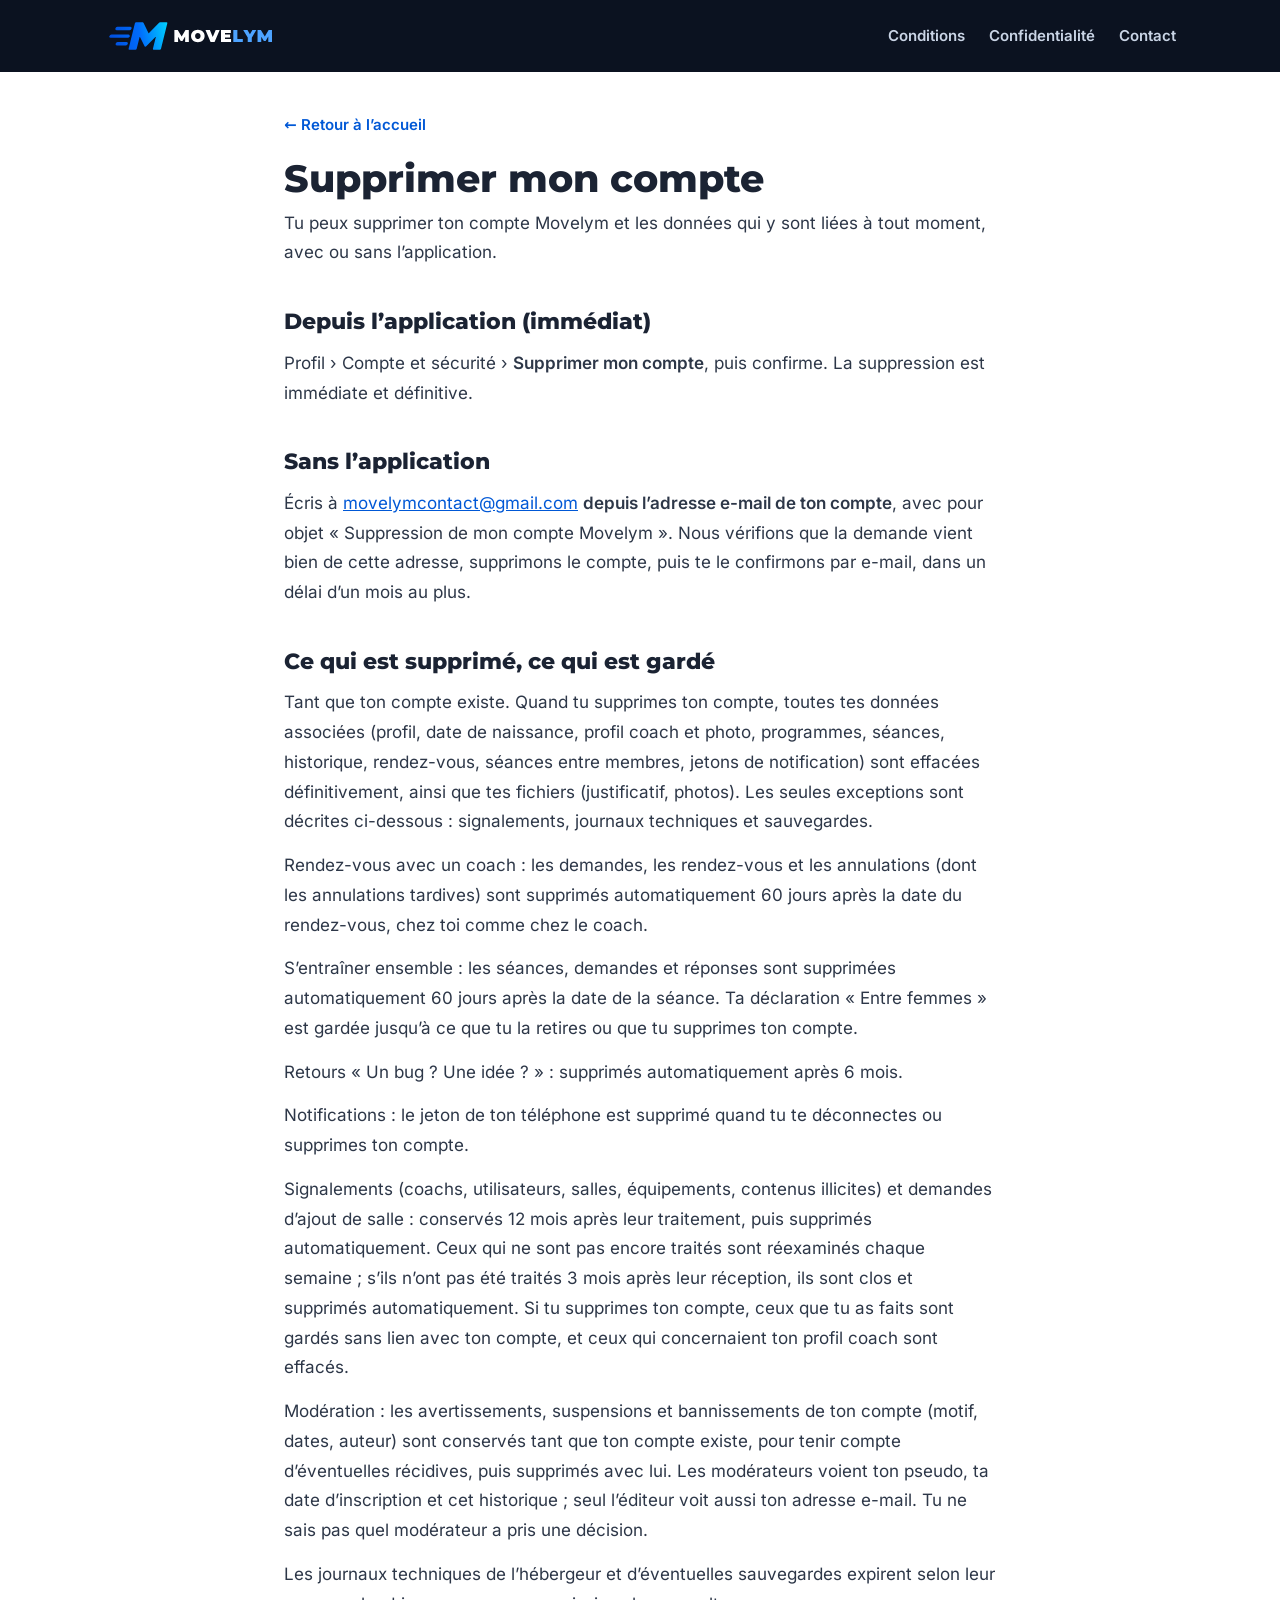
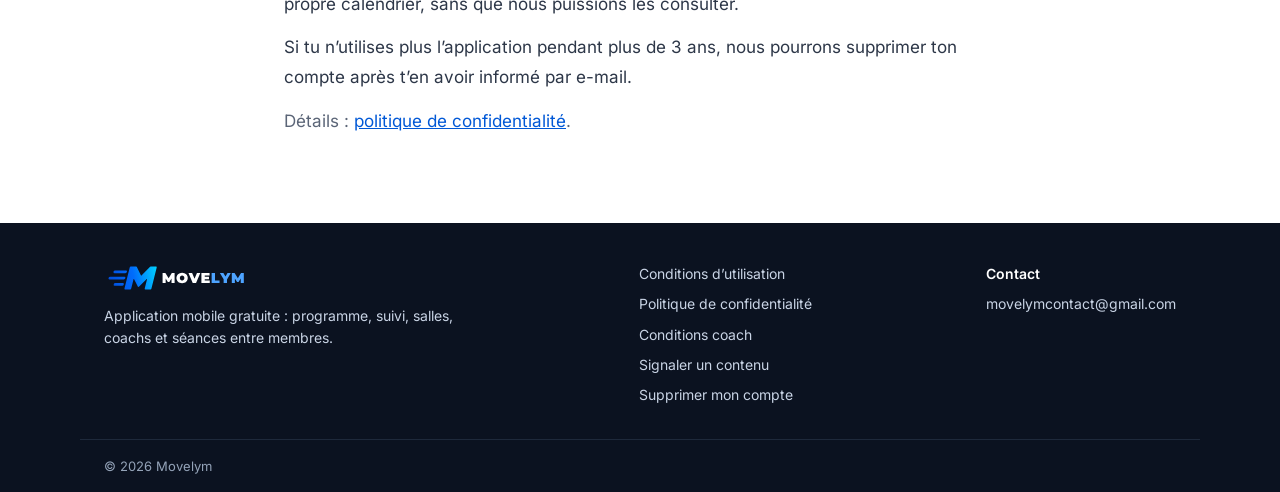
<file: supprimer-compte.html>
<!DOCTYPE html>
<html lang="fr">
<head>
<meta charset="utf-8">
<meta name="viewport" content="width=device-width, initial-scale=1">
<title>Supprimer mon compte – Movelym</title>
<meta name="description" content="Supprimer mon compte – Movelym, application mobile gratuite d’entraînement en salle.">
<meta name="theme-color" content="#0B1220">
<link rel="icon" href="favicon.svg" type="image/svg+xml">
<link rel="icon" href="favicon-32.png" sizes="32x32" type="image/png">
<link rel="apple-touch-icon" href="apple-touch-icon.png">
<link rel="preload" href="fonts/inter-400.woff2" as="font" type="font/woff2" crossorigin>
<link rel="preload" href="fonts/montserrat-800.woff2" as="font" type="font/woff2" crossorigin>
<link rel="stylesheet" href="style.css">
</head>
<body>
<a class="skip" href="#contenu">Aller au contenu</a>
<header class="top">
<div class="wrap top-in">
<a class="brand" href="index.html"><img src="img/logo.svg" alt="Movelym – accueil" width="200" height="40"></a>
<nav aria-label="Navigation principale">
<a href="conditions.html">Conditions</a>
<a href="confidentialite.html">Confidentialité</a>
<a href="#contact">Contact</a>
</nav>
</div>
</header>
<main id="contenu" class="read">
<a class="back" href="index.html">← Retour à l’accueil</a>
<h1>Supprimer mon compte</h1>


<p>Tu peux supprimer ton compte Movelym et les données qui y sont liées à tout moment, avec ou sans l’application.</p>
<h2>Depuis l’application (immédiat)</h2>
<p>Profil › Compte et sécurité › <strong>Supprimer mon compte</strong>, puis confirme. La suppression est immédiate et définitive.</p>
<h2>Sans l’application</h2>
<p>Écris à <a href="mailto:movelymcontact@gmail.com?subject=Suppression%20de%20mon%20compte%20Movelym">movelymcontact@gmail.com</a> <strong>depuis l’adresse e-mail de ton compte</strong>, avec pour objet « Suppression de mon compte Movelym ». Nous vérifions que la demande vient bien de cette adresse, supprimons le compte, puis te le confirmons par e-mail, dans un délai d’un mois au plus.</p>
<h2>Ce qui est supprimé, ce qui est gardé</h2>
<p>Tant que ton compte existe. Quand tu supprimes ton compte, toutes tes données associées (profil, date de naissance, profil coach et photo, programmes, séances, historique, rendez-vous, séances entre membres, jetons de notification) sont effacées définitivement, ainsi que tes fichiers (justificatif, photos). Les seules exceptions sont décrites ci-dessous : signalements, journaux techniques et sauvegardes.</p>
<p>Rendez-vous avec un coach : les demandes, les rendez-vous et les annulations (dont les annulations tardives) sont supprimés automatiquement 60 jours après la date du rendez-vous, chez toi comme chez le coach.</p>
<p>S’entraîner ensemble : les séances, demandes et réponses sont supprimées automatiquement 60 jours après la date de la séance. Ta déclaration « Entre femmes » est gardée jusqu’à ce que tu la retires ou que tu supprimes ton compte.</p>
<p>Retours « Un bug ? Une idée ? » : supprimés automatiquement après 6 mois.</p>
<p>Notifications : le jeton de ton téléphone est supprimé quand tu te déconnectes ou supprimes ton compte.</p>
<p>Signalements (coachs, utilisateurs, salles, équipements, contenus illicites) et demandes d’ajout de salle : conservés 12 mois après leur traitement, puis supprimés automatiquement. Ceux qui ne sont pas encore traités sont réexaminés chaque semaine ; s’ils n’ont pas été traités 3 mois après leur réception, ils sont clos et supprimés automatiquement. Si tu supprimes ton compte, ceux que tu as faits sont gardés sans lien avec ton compte, et ceux qui concernaient ton profil coach sont effacés.</p>
<p>Modération : les avertissements, suspensions et bannissements de ton compte (motif, dates, auteur) sont conservés tant que ton compte existe, pour tenir compte d’éventuelles récidives, puis supprimés avec lui. Les modérateurs voient ton pseudo, ta date d’inscription et cet historique ; seul l’éditeur voit aussi ton adresse e-mail. Tu ne sais pas quel modérateur a pris une décision.</p>
<p>Les journaux techniques de l’hébergeur et d’éventuelles sauvegardes expirent selon leur propre calendrier, sans que nous puissions les consulter.</p>
<p>Si tu n’utilises plus l’application pendant plus de 3 ans, nous pourrons supprimer ton compte après t’en avoir informé par e-mail.</p>
<p class="muted">Détails : <a href="confidentialite.html">politique de confidentialité</a>.</p>
</main>
<footer id="contact" class="foot">
<div class="wrap foot-in">
<div class="foot-about">
<img src="img/logo.svg" alt="Movelym" width="160" height="32">
<p>Application mobile gratuite : programme, suivi, salles, coachs et séances entre membres.</p>
</div>
<nav aria-label="Liens du site">
<a href="conditions.html">Conditions d’utilisation</a>
<a href="confidentialite.html">Politique de confidentialité</a>
<a href="conditions-coach.html">Conditions coach</a>
<a href="signaler.html">Signaler un contenu</a>
<a href="supprimer-compte.html">Supprimer mon compte</a>
</nav>
<div class="foot-contact">
<strong>Contact</strong>
<a href="mailto:movelymcontact@gmail.com">movelymcontact@gmail.com</a>
</div>
</div>
<p class="wrap copy">© 2026 Movelym</p>
</footer>
</body>
</html>
</file>
<file: style.css>
@font-face { font-family: Inter; font-weight: 400; font-display: swap; src: url(fonts/inter-400.woff2) format("woff2"); }
@font-face { font-family: Inter; font-weight: 600; font-display: swap; src: url(fonts/inter-600.woff2) format("woff2"); }
@font-face { font-family: Montserrat; font-weight: 800; font-display: swap; src: url(fonts/montserrat-800.woff2) format("woff2"); }
:root {
  --navy: #0B1220; --ink: #1B2333; --text: #2D3748; --muted: #5B6577; --line: #E3E8F0; --soft: #F4F7FB;
  --blue: #006CFC; --link: #0058D6; --deep: #0148D6; --light: #4DA3FF; --tint: #E8F1FF; --on-navy: #C9D4E5;
}
* { box-sizing: border-box; }
html { scroll-behavior: smooth; }
body { margin: 0; font: 16px/1.6 Inter, system-ui, -apple-system, "Segoe UI", Roboto, sans-serif; color: var(--text); background: #fff; }
h1, h2, .h { font-family: Montserrat, Inter, sans-serif; font-weight: 800; color: var(--ink); }
a { color: var(--link); }
a:hover { color: var(--deep); }
:focus-visible { outline: 3px solid var(--light); outline-offset: 2px; border-radius: 4px; }
.wrap { max-width: 1120px; margin: 0 auto; padding-left: 24px; padding-right: 24px; }
.skip { position: absolute; left: -10000px; top: 8px; background: #fff; padding: 8px 12px; border-radius: 8px; z-index: 10; }
.skip:focus { left: 8px; }

/* En-tête */
.top { background: var(--navy); }
.top-in { display: flex; flex-wrap: wrap; align-items: center; justify-content: space-between; gap: 12px 24px; padding-top: 18px; padding-bottom: 18px; }
.brand img { display: block; height: 36px; width: auto; }
.top nav { display: flex; flex-wrap: wrap; gap: 8px 24px; font-weight: 600; font-size: 15px; }
.top nav a, .foot a { color: var(--on-navy); text-decoration: none; }
.top nav a:hover, .foot a:hover { color: #fff; text-decoration: underline; }

/* Accueil */
.hero { background: var(--navy); }
.hero-in { display: flex; flex-wrap: wrap; align-items: center; gap: 40px; padding-top: 56px; padding-bottom: 72px; }
.hero-text { flex: 1 1 420px; display: flex; flex-direction: column; gap: 18px; }
.hero h1 { margin: 0; color: #fff; font-size: clamp(32px, 5vw, 46px); line-height: 1.12; }
.hero p { margin: 0; font-size: 18px; line-height: 1.65; color: var(--on-navy); max-width: 520px; }
.hero-art { flex: 1 1 340px; display: flex; justify-content: center; }
.illu { width: 100%; max-width: 480px; height: auto; }
.eyebrow { font-size: 13px; font-weight: 600; letter-spacing: .12em; text-transform: uppercase; color: var(--muted); }
.hero .eyebrow { color: var(--light); }
.home { background: var(--soft); }
.block { padding-top: 56px; padding-bottom: 16px; display: flex; flex-direction: column; gap: 20px; }
.block + .block { padding-top: 40px; padding-bottom: 72px; }
.block h2 { margin: 0; font-size: 28px; }
.grid { display: grid; grid-template-columns: repeat(auto-fit, minmax(min(100%, 300px), 1fr)); gap: 20px; }
.card { display: flex; background: #fff; border: 1px solid var(--line); border-radius: 18px; text-decoration: none; color: var(--text); transition: border-color .15s, box-shadow .15s, transform .15s; }
.card:hover { border-color: var(--blue); box-shadow: 0 10px 28px rgba(1, 72, 214, .12); transform: translateY(-2px); color: var(--text); }
.ico { flex: none; width: 48px; height: 48px; border-radius: 14px; background: var(--tint); color: var(--blue); display: flex; align-items: center; justify-content: center; }
.action { flex-direction: column; gap: 14px; padding: 28px; }
.action .h { font-size: 21px; }
.action .cta { display: inline-flex; align-items: center; gap: 8px; font-weight: 600; color: var(--link); }
.doc { align-items: center; gap: 14px; padding: 20px 22px; }
.doc .ico { width: 44px; height: 44px; border-radius: 12px; }
.doc span.t { flex: 1 1 auto; display: flex; flex-direction: column; gap: 3px; }
.doc strong { font-weight: 600; color: var(--ink); }
.doc small { font-size: 13px; color: var(--muted); }
.doc .arrow { color: var(--link); flex: none; }

/* Pages de lecture */
.read { max-width: 760px; margin: 0 auto; padding: 40px 24px 72px; }
.back { display: inline-block; font-weight: 600; font-size: 15px; text-decoration: none; margin-bottom: 20px; }
.read h1 { font-size: clamp(30px, 5vw, 38px); line-height: 1.15; margin: 0 0 8px; }
.read h2 { font-size: 22px; line-height: 1.3; margin: 40px 0 12px; scroll-margin-top: 16px; }
.read p, .read li { font-size: 17px; line-height: 1.75; }
.read p { margin: 0 0 14px; }
.read ul { margin: 0 0 14px; padding-left: 22px; }
.date, .muted { color: var(--muted); font-size: 14px; }
.date { margin: 0 0 24px; }
.toc { background: var(--soft); border-radius: 16px; padding: 20px 24px; }
.toc ol { margin: 10px 0 0; padding: 0; list-style: none; display: flex; flex-direction: column; gap: 6px; }
.toc a { text-decoration: none; font-size: 15px; }
.toc a:hover { text-decoration: underline; }

/* Formulaire */
label { display: block; font-weight: 600; color: var(--ink); margin: 18px 0 6px; }
input[type=text], input[type=email], select, textarea { width: 100%; font: inherit; padding: 12px 14px; border-radius: 12px; border: 1px solid #CBD3DF; background: #fff; color: var(--ink); }
input:focus, select:focus, textarea:focus { border-color: var(--blue); outline: 3px solid var(--tint); }
textarea { min-height: 140px; }
.check { display: flex; gap: 10px; align-items: flex-start; font-weight: 400; color: var(--text); }
.check input { margin-top: 6px; width: 18px; height: 18px; accent-color: var(--blue); }
button { margin-top: 22px; font: inherit; font-weight: 600; padding: 14px 22px; min-height: 48px; border: 0; border-radius: 12px; background: var(--blue); color: #fff; cursor: pointer; }
button:hover { background: var(--deep); }
button:disabled { opacity: .6; cursor: default; }
.hp { position: absolute; left: -10000px; width: 1px; height: 1px; overflow: hidden; }
.msg { margin-top: 16px; padding: 12px 14px; border-radius: 12px; display: none; }
.msg.ok { display: block; background: #E7F7EE; color: #14532D; }
.msg.err { display: block; background: #FDECEC; color: #7F1D1D; }

/* Pied de page */
.foot { background: var(--navy); color: var(--on-navy); }
.foot-in { display: flex; flex-wrap: wrap; gap: 32px; justify-content: space-between; align-items: flex-start; padding-top: 40px; padding-bottom: 32px; font-size: 14px; }
.foot-about { max-width: 360px; }
.foot-about img { display: block; height: 30px; width: auto; }
.foot-about p { margin: 12px 0 0; line-height: 1.6; }
.foot nav, .foot-contact { display: flex; flex-direction: column; gap: 8px; }
.foot-contact strong { color: #fff; }
.copy { margin: 0 auto; padding-top: 16px; padding-bottom: 16px; border-top: 1px solid #1E293B; font-size: 13px; color: #94A3B8; }
@media (prefers-reduced-motion: reduce) { html { scroll-behavior: auto; } .card { transition: none; } .card:hover { transform: none; } }
</file>
